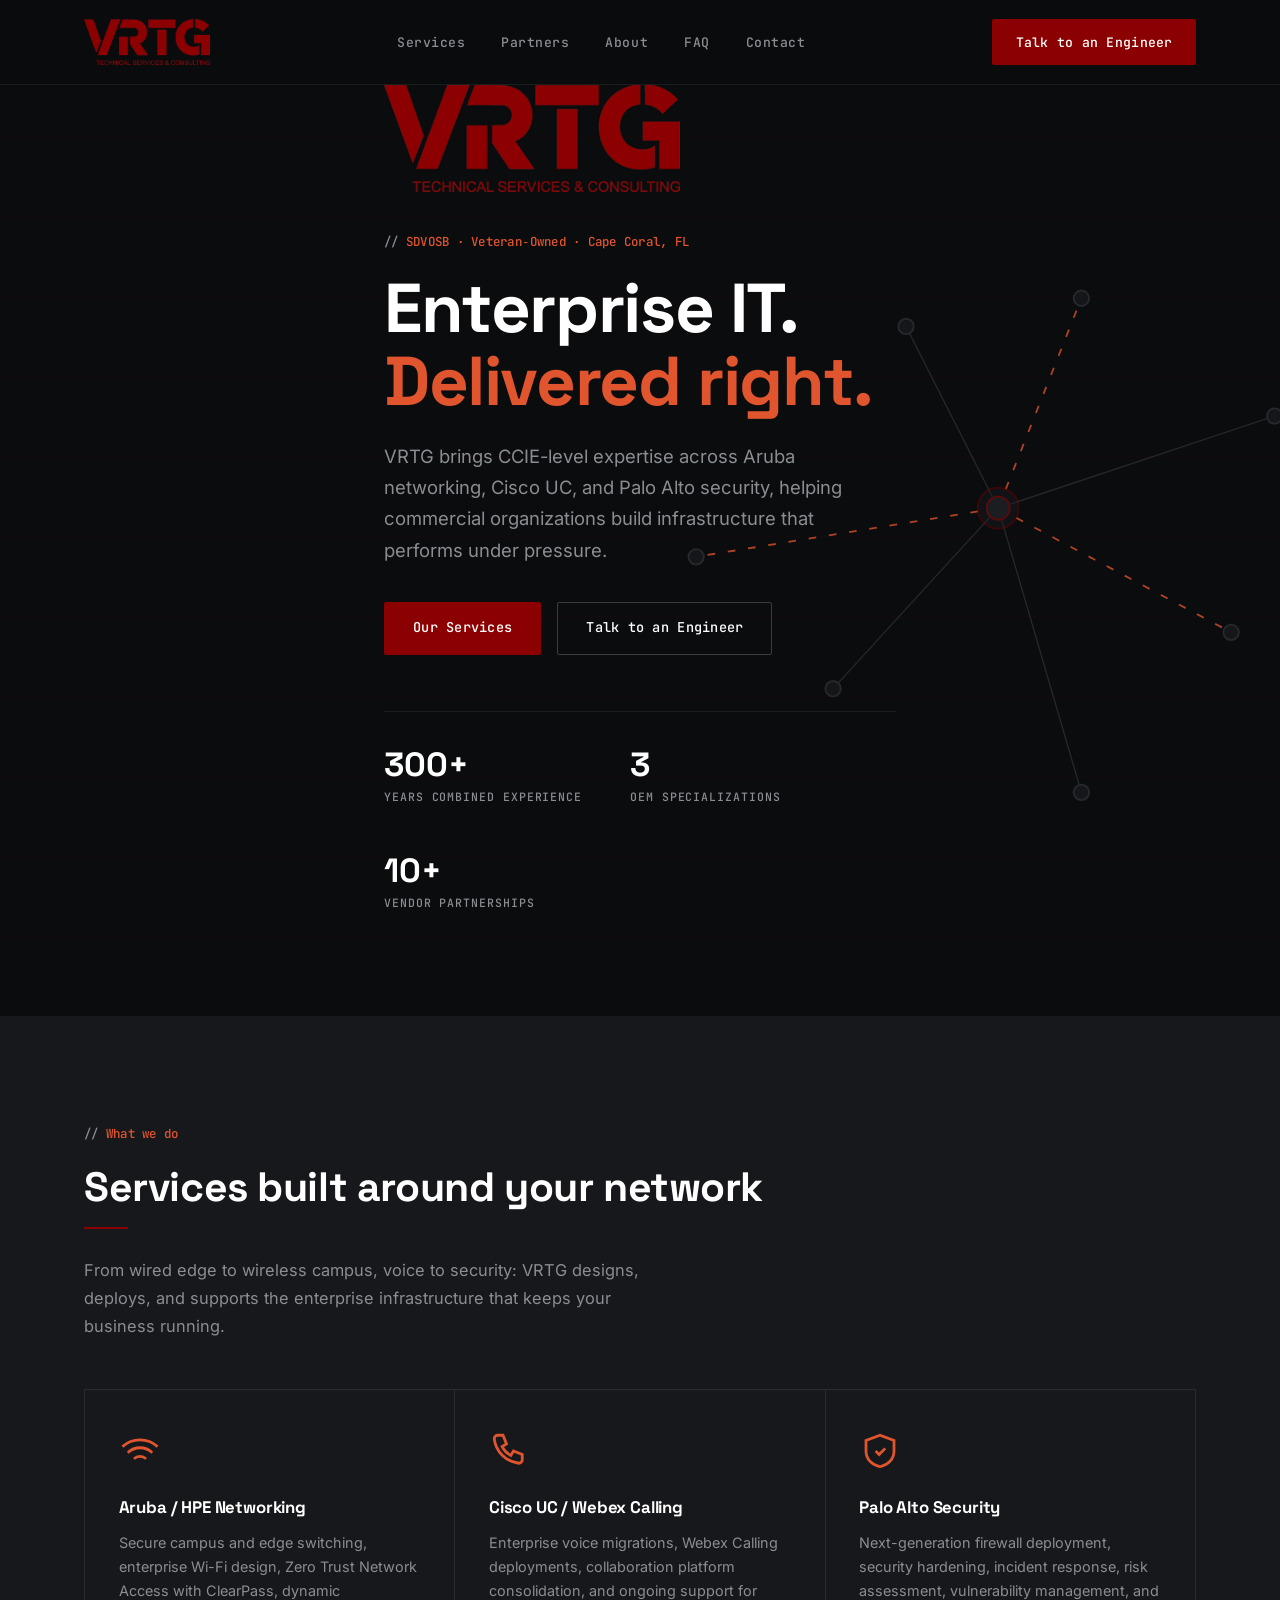
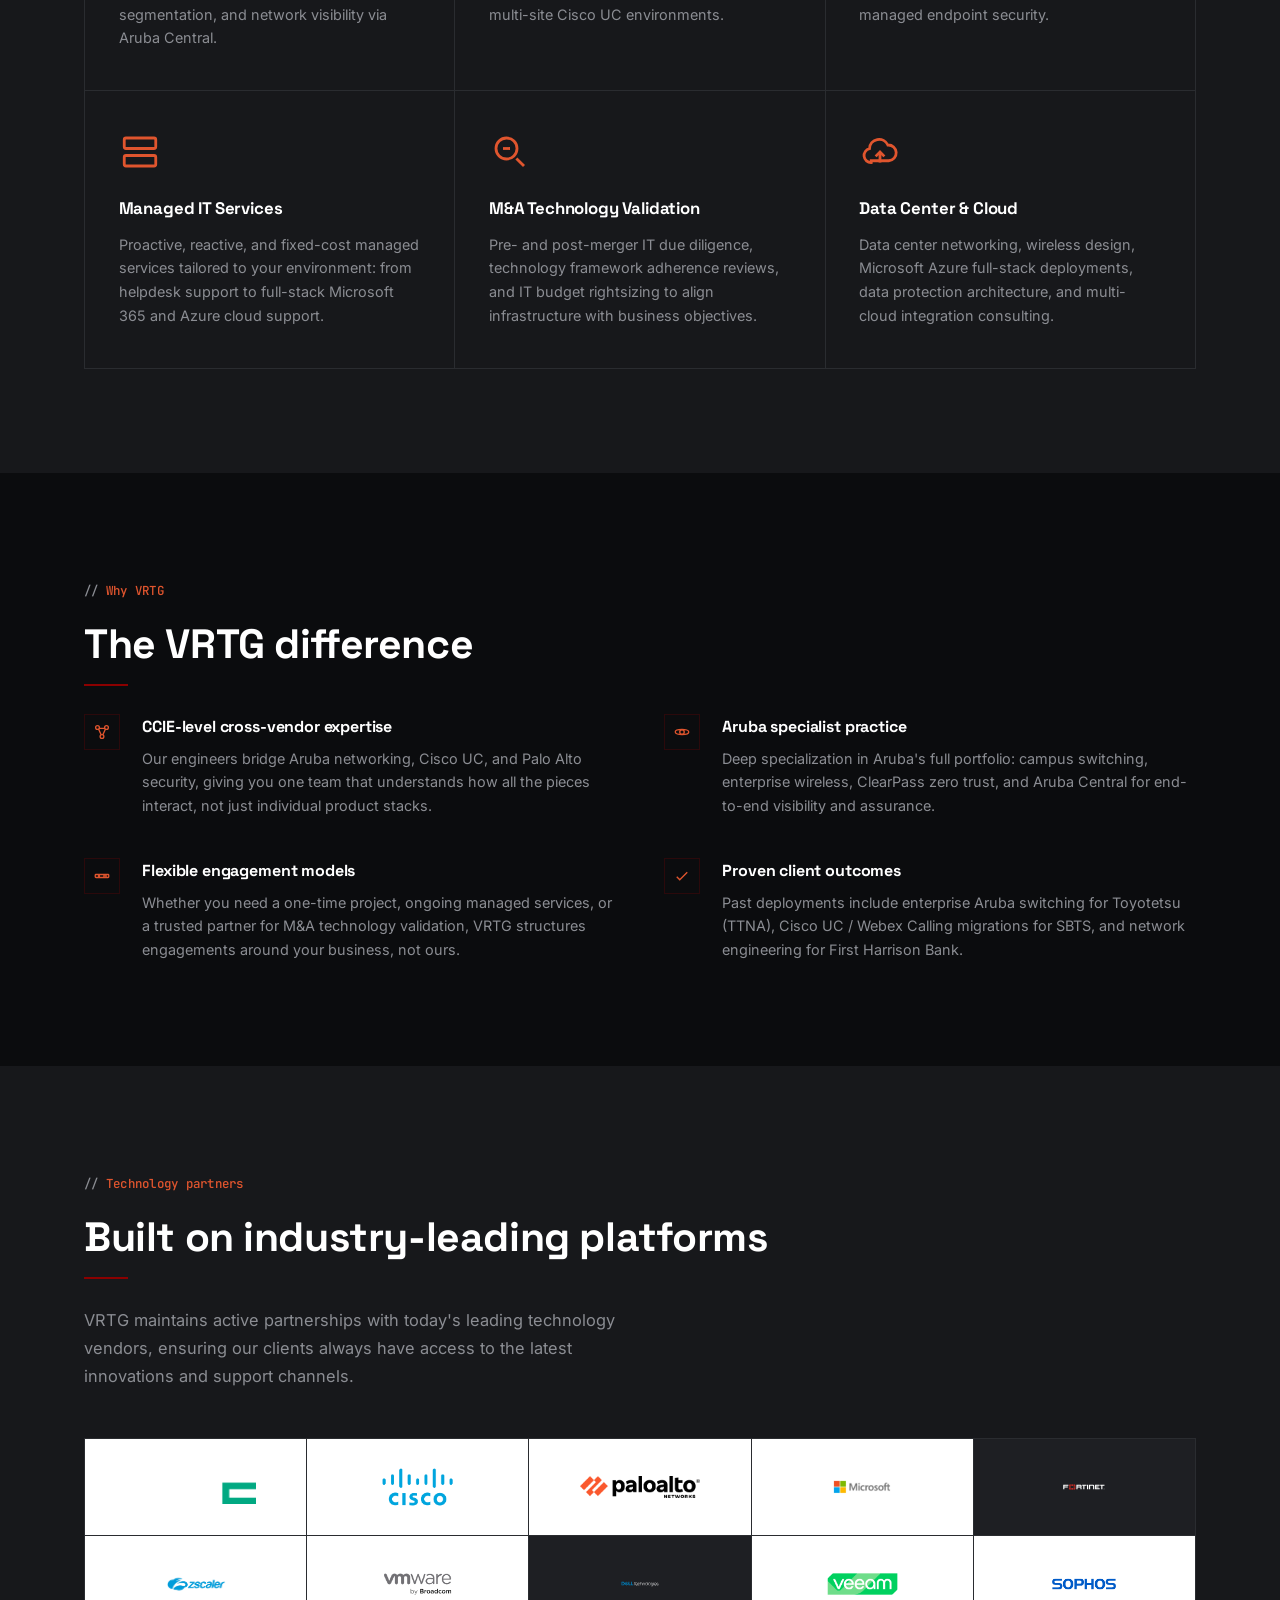
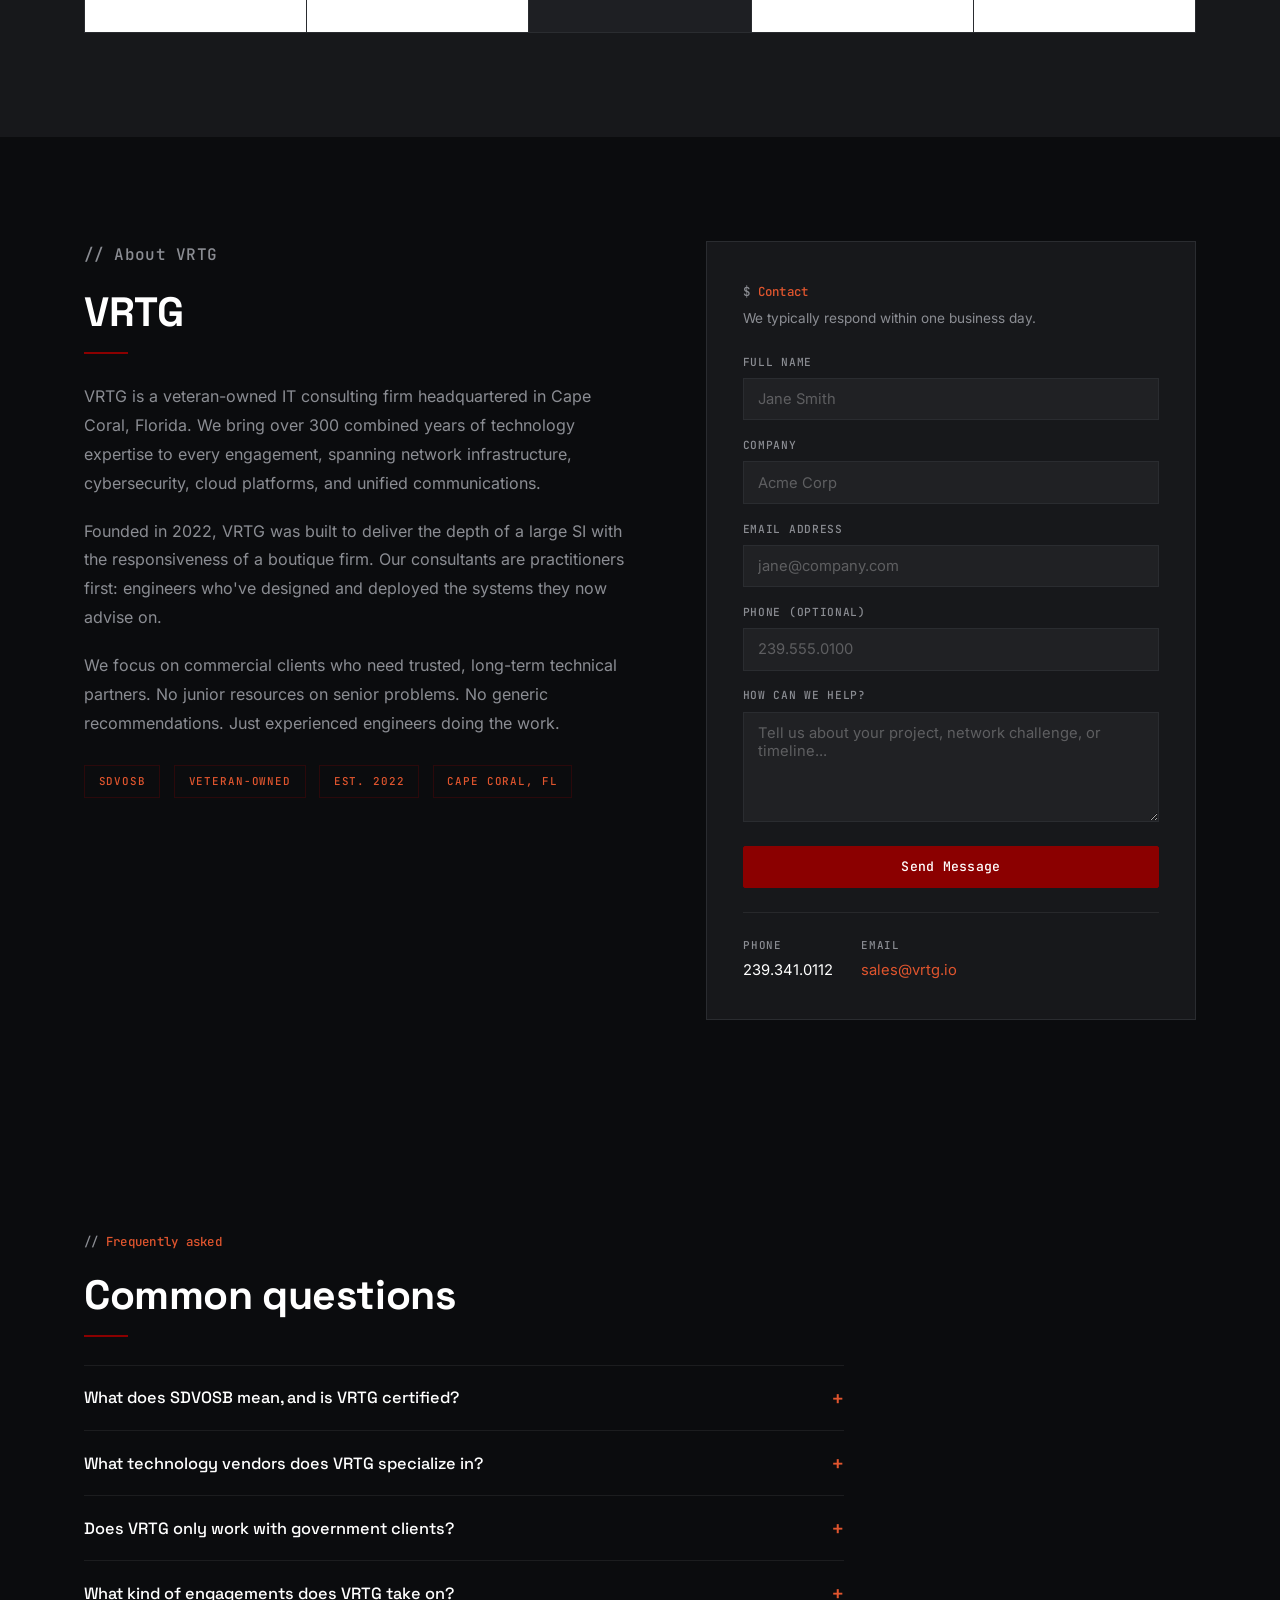
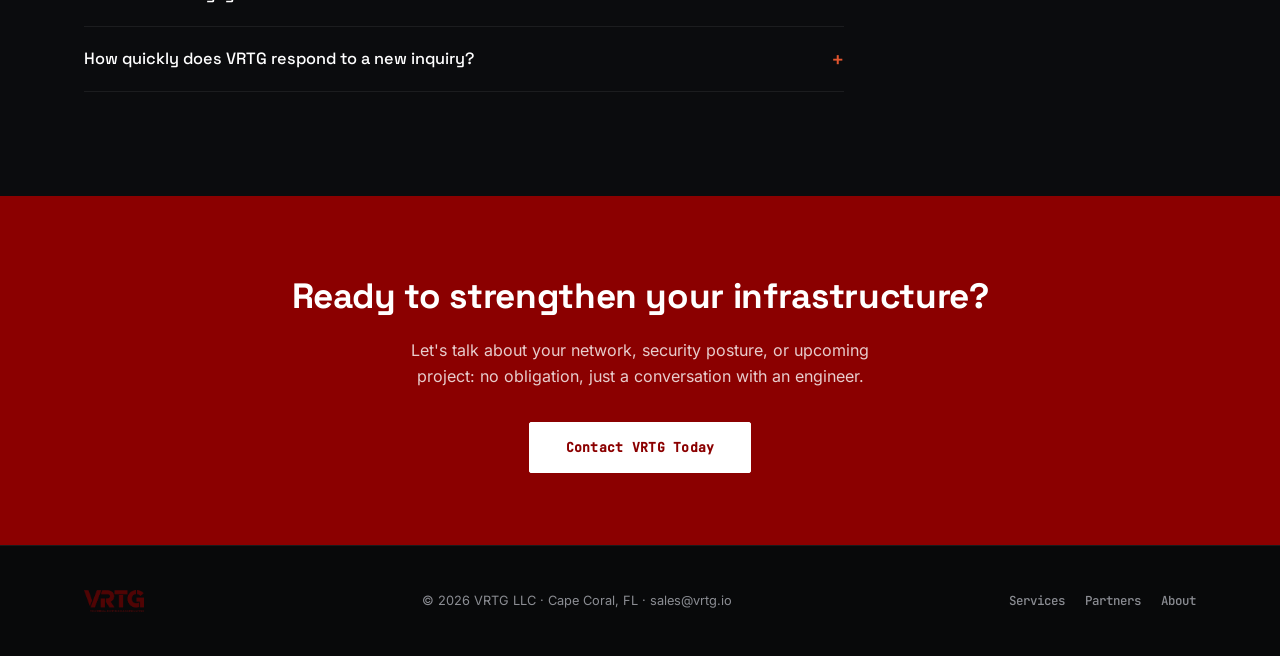
<file: index.html>
<!DOCTYPE html>
<html lang="en">
<head>
<meta charset="UTF-8">
<meta name="viewport" content="width=device-width, initial-scale=1.0">
<title>Enterprise IT & Network Engineering | VRTG</title>
<meta name="description" content="VRTG is a veteran-owned SDVOSB IT consulting firm in Cape Coral, FL. CCIE-level expertise in Aruba networking, Cisco UC, and Palo Alto security for commercial clients.">
<link rel="canonical" href="https://vrtg.io/">

<!-- Open Graph / Twitter -->
<meta property="og:type" content="website">
<meta property="og:url" content="https://vrtg.io/">
<meta property="og:site_name" content="VRTG">
<meta property="og:title" content="Enterprise IT & Network Engineering | VRTG">
<meta property="og:description" content="Veteran-owned SDVOSB IT consulting firm in Cape Coral, FL. CCIE-level expertise in Aruba networking, Cisco UC, and Palo Alto security.">
<meta property="og:image" content="https://vrtg.io/assets/img/og-image.png">
<meta property="og:image:width" content="1200">
<meta property="og:image:height" content="630">
<meta name="twitter:card" content="summary_large_image">
<meta name="twitter:title" content="Enterprise IT & Network Engineering | VRTG">
<meta name="twitter:description" content="Veteran-owned SDVOSB IT consulting firm in Cape Coral, FL. CCIE-level expertise in Aruba networking, Cisco UC, and Palo Alto security.">
<meta name="twitter:image" content="https://vrtg.io/assets/img/og-image.png">

<!-- Favicons -->
<link rel="icon" type="image/x-icon" href="/assets/img/favicon.ico">
<link rel="icon" type="image/png" sizes="16x16" href="/assets/img/favicon-16x16.png">
<link rel="icon" type="image/png" sizes="32x32" href="/assets/img/favicon-32x32.png">
<link rel="icon" type="image/png" sizes="48x48" href="/assets/img/favicon-48x48.png">
<link rel="apple-touch-icon" sizes="180x180" href="/assets/img/apple-touch-icon.png">
<link rel="icon" type="image/png" sizes="192x192" href="/assets/img/android-chrome-192x192.png">
<link rel="icon" type="image/png" sizes="512x512" href="/assets/img/android-chrome-512x512.png">
<meta name="theme-color" content="#0b0c0e">

<link rel="stylesheet" href="/assets/css/style.css">

<!-- Google tag (gtag.js) -->
<script async src="https://www.googletagmanager.com/gtag/js?id=G-X431C8XXY1"></script>
<script>
  window.dataLayer = window.dataLayer || [];
  function gtag(){dataLayer.push(arguments);}
  gtag('js', new Date());
  gtag('config', 'G-X431C8XXY1');
</script>

<!-- Organization / ProfessionalService schema -->
<script type="application/ld+json">
{
  "@context": "https://schema.org",
  "@type": "ProfessionalService",
  "name": "VRTG",
  "legalName": "VRTG LLC",
  "url": "https://vrtg.io/",
  "logo": "https://vrtg.io/assets/img/android-chrome-512x512.png",
  "image": "https://vrtg.io/assets/img/og-image.png",
  "telephone": "+1-239-341-0112",
  "email": "sales@vrtg.io",
  "description": "Veteran-owned SDVOSB IT consulting firm specializing in Aruba networking, Cisco UC, Palo Alto security, managed IT services, and M&A technology validation for commercial clients.",
  "foundingDate": "2022",
  "address": {
    "@type": "PostalAddress",
    "addressLocality": "Cape Coral",
    "addressRegion": "FL",
    "addressCountry": "US"
  },
  "areaServed": "US",
  "knowsAbout": [
    "Aruba Networking", "HPE Aruba Networking", "Cisco Unified Communications",
    "Webex Calling", "Palo Alto Networks", "Network Security", "Zero Trust Network Access",
    "Microsoft Azure", "Managed IT Services", "Data Center Networking", "M&A Technology Due Diligence"
  ],
  "sameAs": []
}
</script>

<!-- FAQPage schema -->
<script type="application/ld+json">
{
  "@context": "https://schema.org",
  "@type": "FAQPage",
  "mainEntity": [
    {
      "@type": "Question",
      "name": "What does SDVOSB mean and is VRTG certified?",
      "acceptedAnswer": {
        "@type": "Answer",
        "text": "SDVOSB stands for Service-Disabled Veteran-Owned Small Business. VRTG is a veteran-owned IT consulting firm based in Cape Coral, Florida, founded in 2022."
      }
    },
    {
      "@type": "Question",
      "name": "What technology vendors does VRTG specialize in?",
      "acceptedAnswer": {
        "@type": "Answer",
        "text": "VRTG's core specializations are Aruba and HPE networking, Cisco unified communications including Webex Calling, and Palo Alto Networks security. The team also supports Microsoft Azure, VMware, Fortinet, Zscaler, Dell, Veeam, and Sophos environments as part of broader managed IT and data center engagements."
      }
    },
    {
      "@type": "Question",
      "name": "Does VRTG only work with government clients?",
      "acceptedAnswer": {
        "@type": "Answer",
        "text": "No. While VRTG holds SDVOSB certification, the firm focuses primarily on commercial clients who need long-term technical partners for network infrastructure, security, and unified communications."
      }
    },
    {
      "@type": "Question",
      "name": "What kind of engagements does VRTG take on?",
      "acceptedAnswer": {
        "@type": "Answer",
        "text": "VRTG structures engagements around the client's needs rather than a fixed package: one-time infrastructure projects, ongoing managed IT services, and M&A technology validation work such as pre- and post-merger IT due diligence and budget rightsizing."
      }
    },
    {
      "@type": "Question",
      "name": "How quickly does VRTG respond to a new inquiry?",
      "acceptedAnswer": {
        "@type": "Answer",
        "text": "VRTG typically responds to new inquiries within one business day."
      }
    }
  ]
}
</script>
</head>
<body>

<a class="skip-link" href="#main">Skip to main content</a>

<header class="site-header">
  <div class="wrap nav-row">
    <a class="brand-mark" href="#home">
      <img src="/assets/img/vrtg-lockup-web.png" alt="VRTG Technical Services & Consulting" width="329" height="120" style="height:46px;width:auto;">
    </a>
    <nav class="primary-nav" aria-label="Primary">
      <ul>
        <li><a href="#services">Services</a></li>
        <li><a href="#partners">Partners</a></li>
        <li><a href="#about">About</a></li>
        <li><a href="#faq">FAQ</a></li>
        <li><a href="#contact">Contact</a></li>
      </ul>
    </nav>
    <div class="nav-right">
      <a href="#contact" class="btn btn-primary">Talk to an Engineer</a>
      <button class="nav-toggle" id="navToggle" aria-expanded="false" aria-controls="mobileNav" aria-label="Open menu">MENU</button>
    </div>
  </div>
  <nav id="mobileNav" class="mobile-nav" aria-label="Mobile" hidden>
    <ul style="list-style:none; padding: 0 var(--gutter) 1.5rem;">
      <li style="padding:0.6rem 0;"><a href="#services">Services</a></li>
      <li style="padding:0.6rem 0;"><a href="#partners">Partners</a></li>
      <li style="padding:0.6rem 0;"><a href="#about">About</a></li>
      <li style="padding:0.6rem 0;"><a href="#faq">FAQ</a></li>
      <li style="padding:0.6rem 0;"><a href="#contact">Contact</a></li>
    </ul>
  </nav>
</header>

<main id="main">

  <!-- HERO -->
  <section class="hero" id="home">
    <div class="hero-grid-lines" aria-hidden="true"></div>
    <div class="hero-topology" aria-hidden="true">
      <svg viewBox="0 0 620 760" xmlns="http://www.w3.org/2000/svg">
        <path class="topo-link-active" d="M340,380 L405,216" style="animation-delay:0.0s"/>
        <path class="topo-link" d="M340,380 L556,308"/>
        <path class="topo-link-active" d="M340,380 L522,477" style="animation-delay:1.2s"/>
        <path class="topo-link" d="M340,380 L405,602"/>
        <path class="topo-link" d="M340,380 L211,521"/>
        <path class="topo-link-active" d="M340,380 L104,418" style="animation-delay:3.0s"/>
        <path class="topo-link" d="M340,380 L268,238"/>
        <circle class="topo-node-core" cx="340" cy="380" r="9"/>
        <circle class="topo-node-core" cx="340" cy="380" r="16" fill="none" opacity="0.4"/>
        <circle class="topo-node" cx="405" cy="216" r="6"/>
        <circle class="topo-pulse on" cx="405" cy="216" r="3" style="animation-delay:0.0s"/>
        <circle class="topo-node" cx="556" cy="308" r="6"/>
        <circle class="topo-node" cx="522" cy="477" r="6"/>
        <circle class="topo-pulse on" cx="522" cy="477" r="3" style="animation-delay:0.8s"/>
        <circle class="topo-node" cx="405" cy="602" r="6"/>
        <circle class="topo-node" cx="211" cy="521" r="6"/>
        <circle class="topo-node" cx="104" cy="418" r="6"/>
        <circle class="topo-pulse on" cx="104" cy="418" r="3" style="animation-delay:2.0s"/>
        <circle class="topo-node" cx="268" cy="238" r="6"/>
      </svg>
    </div>
 <div class="wrap hero-inner">
  <img src="/assets/img/vrtg-lockup-web.png" alt="VRTG Technical Services & Consulting" class="hero-logo">
  <p class="eyebrow">SDVOSB &middot; Veteran&#8209;Owned &middot; Cape Coral, FL</p>
      <h1>Enterprise IT.<br><em>Delivered right.</em></h1>
      <p class="hero-lead">VRTG brings CCIE-level expertise across Aruba networking, Cisco UC, and Palo Alto security, helping commercial organizations build infrastructure that performs under pressure.</p>
      <div class="hero-actions">
        <a href="#services" class="btn btn-primary">Our Services</a>
        <a href="#contact" class="btn btn-outline">Talk to an Engineer</a>
      </div>
      <div class="stat-row">
        <div class="stat"><div class="num">300+</div><div class="label">Years combined experience</div></div>
        <div class="stat"><div class="num">3</div><div class="label">OEM specializations</div></div>
        <div class="stat"><div class="num">10+</div><div class="label">Vendor partnerships</div></div>
      </div>
    </div>
  </section>

  <!-- SERVICES -->
  <section class="services-section" id="services">
    <div class="wrap">
      <p class="eyebrow">What we do</p>
      <h2 class="section-title">Services built around your network</h2>
      <div class="rule"></div>
      <p class="section-sub">From wired edge to wireless campus, voice to security: VRTG designs, deploys, and supports the enterprise infrastructure that keeps your business running.</p>

      <div class="services-grid">
        <div class="service-card">
          <div class="service-icon" aria-hidden="true"><svg viewBox="0 0 24 24" fill="none" stroke="currentColor" stroke-width="1.6"><path d="M12 20h.01"/><path d="M8.5 16.5a5 5 0 0 1 7 0"/><path d="M5 13a10 10 0 0 1 14 0"/><path d="M2 9.5a15 15 0 0 1 20 0"/></svg></div>
          <h3>Aruba / HPE Networking</h3>
          <p>Secure campus and edge switching, enterprise Wi-Fi design, Zero Trust Network Access with ClearPass, dynamic segmentation, and network visibility via Aruba Central.</p>
        </div>
        <div class="service-card">
          <div class="service-icon" aria-hidden="true"><svg viewBox="0 0 24 24" fill="none" stroke="currentColor" stroke-width="1.6"><path d="M3 5a2 2 0 0 1 2-2h3l2 5-2.5 1.5a11 11 0 0 0 5 5L14 12l5 2v3a2 2 0 0 1-2 2A16 16 0 0 1 3 5Z"/></svg></div>
          <h3>Cisco UC / Webex Calling</h3>
          <p>Enterprise voice migrations, Webex Calling deployments, collaboration platform consolidation, and ongoing support for multi-site Cisco UC environments.</p>
        </div>
        <div class="service-card">
          <div class="service-icon" aria-hidden="true"><svg viewBox="0 0 24 24" fill="none" stroke="currentColor" stroke-width="1.6"><path d="M12 3 4 6v6c0 4.5 3.2 7.9 8 9 4.8-1.1 8-4.5 8-9V6l-8-3Z"/><path d="m9.5 12 2 2 3.5-3.5"/></svg></div>
          <h3>Palo Alto Security</h3>
          <p>Next-generation firewall deployment, security hardening, incident response, risk assessment, vulnerability management, and managed endpoint security.</p>
        </div>
        <div class="service-card">
          <div class="service-icon" aria-hidden="true"><svg viewBox="0 0 24 24" fill="none" stroke="currentColor" stroke-width="1.6"><rect x="3" y="4" width="18" height="6" rx="1"/><rect x="3" y="14" width="18" height="6" rx="1"/><path d="M7 7h.01M7 17h.01"/></svg></div>
          <h3>Managed IT Services</h3>
          <p>Proactive, reactive, and fixed-cost managed services tailored to your environment: from helpdesk support to full-stack Microsoft 365 and Azure cloud support.</p>
        </div>
        <div class="service-card">
          <div class="service-icon" aria-hidden="true"><svg viewBox="0 0 24 24" fill="none" stroke="currentColor" stroke-width="1.6"><circle cx="10" cy="10" r="6"/><path d="m20 20-4.35-4.35"/><path d="M8 10h4"/></svg></div>
          <h3>M&amp;A Technology Validation</h3>
          <p>Pre- and post-merger IT due diligence, technology framework adherence reviews, and IT budget rightsizing to align infrastructure with business objectives.</p>
        </div>
        <div class="service-card">
          <div class="service-icon" aria-hidden="true"><svg viewBox="0 0 24 24" fill="none" stroke="currentColor" stroke-width="1.6"><path d="M7 18a4 4 0 0 1-1-7.9A5.5 5.5 0 0 1 16.5 8 4.5 4.5 0 0 1 17 17H7Z"/><path d="M12 12v6"/><path d="m9.5 14.5 2.5-2.5 2.5 2.5"/></svg></div>
          <h3>Data Center &amp; Cloud</h3>
          <p>Data center networking, wireless design, Microsoft Azure full-stack deployments, data protection architecture, and multi-cloud integration consulting.</p>
        </div>
      </div>
    </div>
  </section>

  <!-- DIFFERENTIATORS -->
  <section id="why">
    <div class="wrap">
      <p class="eyebrow">Why VRTG</p>
      <h2 class="section-title">The VRTG difference</h2>
      <div class="rule"></div>
      <div class="diff-grid">
        <div class="diff-item">
          <div class="diff-mark" aria-hidden="true"><svg viewBox="0 0 24 24" fill="none" stroke="currentColor" stroke-width="1.8"><circle cx="6" cy="6" r="2.5"/><circle cx="18" cy="6" r="2.5"/><circle cx="12" cy="18" r="2.5"/><path d="M8 7.2 16 7.2M7.5 8.3 11 16M16.5 8.3 13 16"/></svg></div>
          <div>
            <h3>CCIE-level cross-vendor expertise</h3>
            <p>Our engineers bridge Aruba networking, Cisco UC, and Palo Alto security, giving you one team that understands how all the pieces interact, not just individual product stacks.</p>
          </div>
        </div>
        <div class="diff-item">
          <div class="diff-mark" aria-hidden="true"><svg viewBox="0 0 24 24" fill="none" stroke="currentColor" stroke-width="1.8"><circle cx="12" cy="12" r="3"/><ellipse cx="12" cy="12" rx="9" ry="3.5"/></svg></div>
          <div>
            <h3>Aruba specialist practice</h3>
            <p>Deep specialization in Aruba's full portfolio: campus switching, enterprise wireless, ClearPass zero trust, and Aruba Central for end-to-end visibility and assurance.</p>
          </div>
        </div>
        <div class="diff-item">
          <div class="diff-mark" aria-hidden="true"><svg viewBox="0 0 24 24" fill="none" stroke="currentColor" stroke-width="1.8"><rect x="3" y="10" width="18" height="4" rx="1"/><circle cx="8" cy="12" r="1.6" fill="currentColor" stroke="none"/><circle cx="16" cy="12" r="1.6" fill="none"/></svg></div>
          <div>
            <h3>Flexible engagement models</h3>
            <p>Whether you need a one-time project, ongoing managed services, or a trusted partner for M&amp;A technology validation, VRTG structures engagements around your business, not ours.</p>
          </div>
        </div>
        <div class="diff-item">
          <div class="diff-mark" aria-hidden="true"><svg viewBox="0 0 24 24" fill="none" stroke="currentColor" stroke-width="1.8"><path d="m5 13 4 4L19 7"/></svg></div>
          <div>
            <h3>Proven client outcomes</h3>
            <p>Past deployments include enterprise Aruba switching for Toyotetsu (TTNA), Cisco UC / Webex Calling migrations for SBTS, and network engineering for First Harrison Bank.</p>
          </div>
        </div>
      </div>
    </div>
  </section>

  <!-- PARTNERS -->
  <section class="partners-section" id="partners">
    <div class="wrap">
      <p class="eyebrow">Technology partners</p>
      <h2 class="section-title">Built on industry-leading platforms</h2>
      <div class="rule"></div>
      <p class="section-sub">VRTG maintains active partnerships with today's leading technology vendors, ensuring our clients always have access to the latest innovations and support channels.</p>

      <div class="partners-grid">
        <div class="partner-cell"><a href="https://www.arubanetworks.com" target="_blank" rel="noopener"><img src="/assets/img/partner-hpe.png" alt="HPE Aruba Networking" width="120" height="40" loading="lazy"></a></div>
        <div class="partner-cell"><a href="https://www.cisco.com" target="_blank" rel="noopener"><img src="/assets/img/partner-cisco.png" alt="Cisco" width="110" height="44" loading="lazy"></a></div>
        <div class="partner-cell"><a href="https://www.paloaltonetworks.com" target="_blank" rel="noopener"><img src="/assets/img/partner-paloalto.png" alt="Palo Alto Networks" width="130" height="40" loading="lazy"></a></div>
        <div class="partner-cell"><a href="https://www.microsoft.com" target="_blank" rel="noopener"><img src="/assets/img/partner-microsoft.webp" alt="Microsoft" width="120" height="36" loading="lazy"></a></div>
        <div class="partner-cell on-dark"><a href="https://www.fortinet.com" target="_blank" rel="noopener"><img src="/assets/img/partner-fortinet.svg" alt="Fortinet" width="130" height="36" loading="lazy"></a></div>
        <div class="partner-cell"><a href="https://www.zscaler.com" target="_blank" rel="noopener"><img src="/assets/img/partner-zscaler.png" alt="Zscaler" width="120" height="36" loading="lazy"></a></div>
        <div class="partner-cell"><a href="https://www.broadcom.com/products/vmware" target="_blank" rel="noopener"><img src="/assets/img/partner-vmware.png" alt="VMware by Broadcom" width="130" height="44" loading="lazy"></a></div>
        <div class="partner-cell on-dark"><a href="https://www.dell.com" target="_blank" rel="noopener"><img src="/assets/img/partner-dell.svg" alt="Dell Technologies" width="120" height="32" loading="lazy"></a></div>
        <div class="partner-cell"><a href="https://www.veeam.com" target="_blank" rel="noopener"><img src="/assets/img/partner-veeam.png" alt="Veeam" width="120" height="44" loading="lazy"></a></div>
        <div class="partner-cell"><a href="https://www.sophos.com" target="_blank" rel="noopener"><img src="/assets/img/partner-sophos.png" alt="Sophos" width="110" height="36" loading="lazy"></a></div>
      </div>
    </div>
  </section>

  <!-- ABOUT + CONTACT -->
  <section id="about">
    <div class="wrap about-layout">
      <div class="about-copy">
        <p class="eyebrow">About VRTG</p>
        <h2 class="section-title">VRTG</h2>
        <div class="rule"></div>
        <p>VRTG is a veteran-owned IT consulting firm headquartered in Cape Coral, Florida. We bring over 300 combined years of technology expertise to every engagement, spanning network infrastructure, cybersecurity, cloud platforms, and unified communications.</p>
        <p>Founded in 2022, VRTG was built to deliver the depth of a large SI with the responsiveness of a boutique firm. Our consultants are practitioners first: engineers who've designed and deployed the systems they now advise on.</p>
        <p>We focus on commercial clients who need trusted, long-term technical partners. No junior resources on senior problems. No generic recommendations. Just experienced engineers doing the work.</p>
        <div class="badge-row">
          <span class="badge">SDVOSB</span>
          <span class="badge">Veteran-Owned</span>
          <span class="badge">Est. 2022</span>
          <span class="badge">Cape Coral, FL</span>
        </div>
      </div>

      <div class="contact-panel" id="contact">
        <p class="eyebrow prompt">Contact</p>
        <p class="contact-note">We typically respond within one business day.</p>

        <form id="contact-form" action="https://formspree.io/f/xzdwznkl" method="POST">
          <input type="hidden" name="_subject" value="New VRTG Website Inquiry">
          <input type="hidden" name="_replyto" value="">
          <div class="field">
            <label for="name">Full name</label>
            <input type="text" id="name" name="name" placeholder="Jane Smith" required autocomplete="name">
          </div>
          <div class="field">
            <label for="company">Company</label>
            <input type="text" id="company" name="company" placeholder="Acme Corp" autocomplete="organization">
          </div>
          <div class="field">
            <label for="email">Email address</label>
            <input type="email" id="email" name="email" placeholder="jane@company.com" required autocomplete="email">
          </div>
          <div class="field">
            <label for="phone">Phone (optional)</label>
            <input type="tel" id="phone" name="phone" placeholder="239.555.0100" autocomplete="tel">
          </div>
          <div class="field">
            <label for="message">How can we help?</label>
            <textarea id="message" name="message" placeholder="Tell us about your project, network challenge, or timeline..." required></textarea>
          </div>
          <button type="submit" class="btn btn-primary btn-block">Send Message</button>
          <div id="form-success" class="form-status success" role="status">Message sent. We'll be in touch shortly.</div>
          <div id="form-error" class="form-status error" role="alert">Something went wrong. Please email <a href="mailto:sales@vrtg.io" style="color:inherit;text-decoration:underline;">sales@vrtg.io</a> directly.</div>
        </form>

        <div class="contact-direct">
          <div><span class="k">Phone</span><a href="tel:+12393410112">239.341.0112</a></div>
          <div><span class="k">Email</span><a href="mailto:sales@vrtg.io">sales@vrtg.io</a></div>
        </div>
      </div>
    </div>
  </section>

  <!-- FAQ -->
  <section id="faq">
    <div class="wrap">
      <p class="eyebrow">Frequently asked</p>
      <h2 class="section-title">Common questions</h2>
      <div class="rule"></div>
      <div class="faq-list">
        <div class="faq-item" data-open="false">
          <h3><button class="faq-q" aria-expanded="false">What does SDVOSB mean, and is VRTG certified?</button></h3>
          <div class="faq-a"><p>SDVOSB stands for Service-Disabled Veteran-Owned Small Business. VRTG is a veteran-owned IT consulting firm based in Cape Coral, Florida, founded in 2022.</p></div>
        </div>
        <div class="faq-item" data-open="false">
          <h3><button class="faq-q" aria-expanded="false">What technology vendors does VRTG specialize in?</button></h3>
          <div class="faq-a"><p>VRTG's core specializations are Aruba and HPE networking, Cisco unified communications including Webex Calling, and Palo Alto Networks security. The team also supports Microsoft Azure, VMware, Fortinet, Zscaler, Dell, Veeam, and Sophos environments as part of broader managed IT and data center engagements.</p></div>
        </div>
        <div class="faq-item" data-open="false">
          <h3><button class="faq-q" aria-expanded="false">Does VRTG only work with government clients?</button></h3>
          <div class="faq-a"><p>No. While VRTG holds SDVOSB certification, the firm focuses primarily on commercial clients who need long-term technical partners for network infrastructure, security, and unified communications.</p></div>
        </div>
        <div class="faq-item" data-open="false">
          <h3><button class="faq-q" aria-expanded="false">What kind of engagements does VRTG take on?</button></h3>
          <div class="faq-a"><p>VRTG structures engagements around the client's needs rather than a fixed package: one-time infrastructure projects, ongoing managed IT services, and M&amp;A technology validation work such as pre- and post-merger IT due diligence and budget rightsizing.</p></div>
        </div>
        <div class="faq-item" data-open="false">
          <h3><button class="faq-q" aria-expanded="false">How quickly does VRTG respond to a new inquiry?</button></h3>
          <div class="faq-a"><p>VRTG typically responds to new inquiries within one business day.</p></div>
        </div>
      </div>
    </div>
  </section>

  <!-- CTA BANNER -->
  <div class="cta-banner">
    <div class="wrap">
      <h2>Ready to strengthen your infrastructure?</h2>
      <p>Let's talk about your network, security posture, or upcoming project: no obligation, just a conversation with an engineer.</p>
      <a href="#contact" class="btn">Contact VRTG Today</a>
    </div>
  </div>

</main>

<footer class="site-footer">
  <div class="wrap footer-row">
    <img src="/assets/img/vrtg-lockup-web.png" alt="VRTG" width="329" height="120" style="height:22px;width:auto;">
    <p>&copy; 2026 VRTG LLC &middot; Cape Coral, FL &middot; <a href="mailto:sales@vrtg.io">sales@vrtg.io</a></p>
    <ul class="footer-links">
      <li><a href="#services">Services</a></li>
      <li><a href="#partners">Partners</a></li>
      <li><a href="#about">About</a></li>
    </ul>
  </div>
</footer>

<script src="/assets/js/main.js"></script>
</body>
</html>
</file>
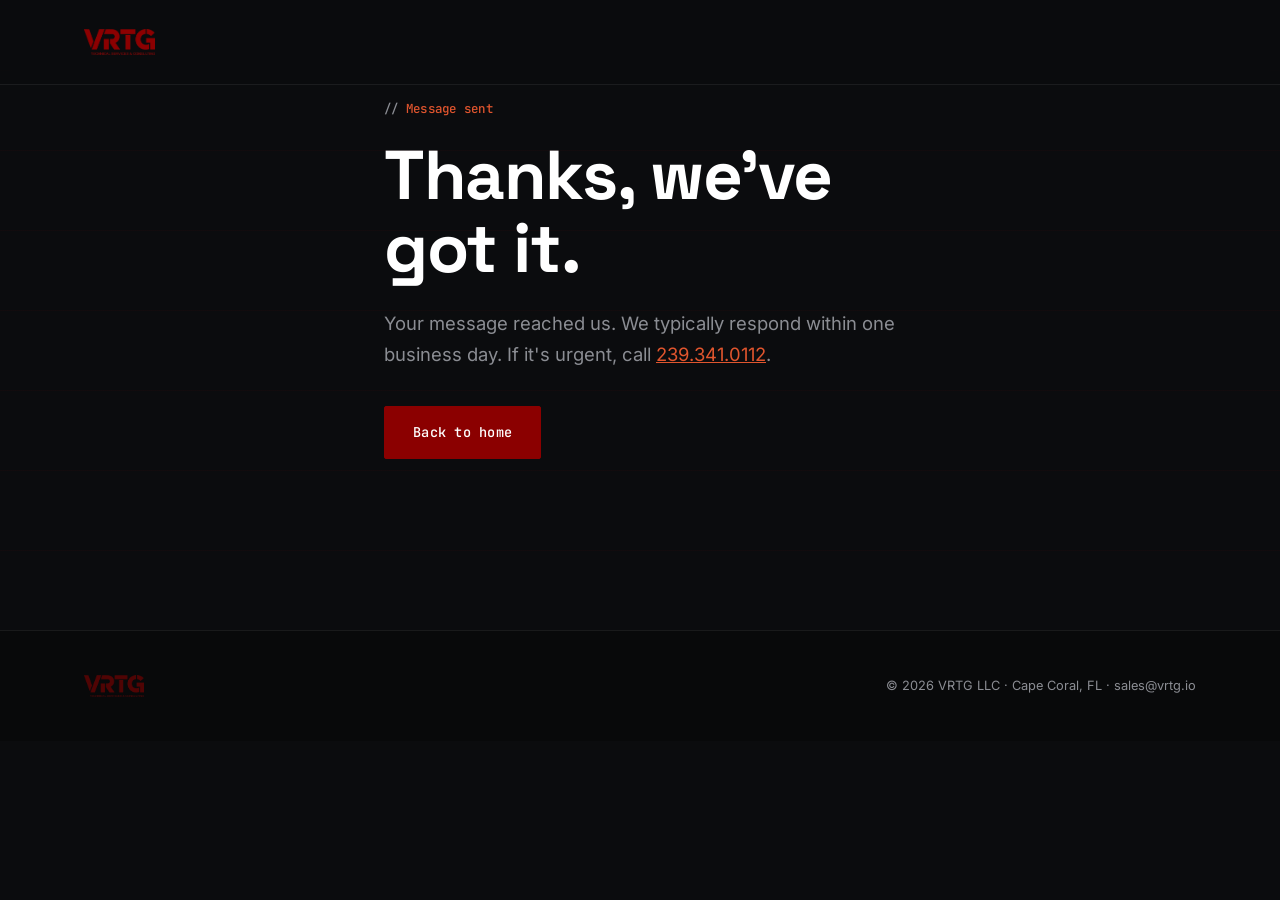
<file: thank-you.html>
<!DOCTYPE html>
<html lang="en">
<head>
<meta charset="UTF-8">
<meta name="viewport" content="width=device-width, initial-scale=1.0">
<title>Message Sent | VRTG</title>
<meta name="description" content="Thanks for reaching out to VRTG. We typically respond within one business day.">
<link rel="canonical" href="https://vrtg.io/thank-you.html">
<meta name="robots" content="noindex">
<link rel="icon" type="image/x-icon" href="/assets/img/favicon.ico">
<link rel="stylesheet" href="/assets/css/style.css">

<!-- Google tag (gtag.js) -->
<script async src="https://www.googletagmanager.com/gtag/js?id=G-X431C8XXY1"></script>
<script>
  window.dataLayer = window.dataLayer || [];
  function gtag(){dataLayer.push(arguments);}
  gtag('js', new Date());
  gtag('config', 'G-X431C8XXY1');
</script>
</head>
<body>
<header class="site-header">
  <div class="wrap nav-row">
    <a class="brand-mark" href="/">
      <img src="/assets/img/vrtg-lockup-web.png" alt="VRTG Technical Services & Consulting" width="329" height="120" style="height:26px;width:auto;">
    </a>
  </div>
</header>
<main id="main">
  <section class="hero" style="min-height:70vh;">
    <div class="hero-grid-lines" aria-hidden="true"></div>
    <div class="wrap hero-inner">
      <p class="eyebrow">Message sent</p>
      <h1>Thanks, we've got it.</h1>
      <p class="hero-lead">Your message reached us. We typically respond within one business day. If it's urgent, call <a href="tel:+12393410112" style="color:var(--brand-bright);">239.341.0112</a>.</p>
      <div class="hero-actions">
        <a href="/" class="btn btn-primary">Back to home</a>
      </div>
    </div>
  </section>
</main>
<footer class="site-footer">
  <div class="wrap footer-row">
    <img src="/assets/img/vrtg-lockup-web.png" alt="VRTG" width="329" height="120" style="height:22px;width:auto;">
    <p>&copy; 2026 VRTG LLC &middot; Cape Coral, FL &middot; <a href="mailto:sales@vrtg.io">sales@vrtg.io</a></p>
  </div>
</footer>
</body>
</html>
</file>
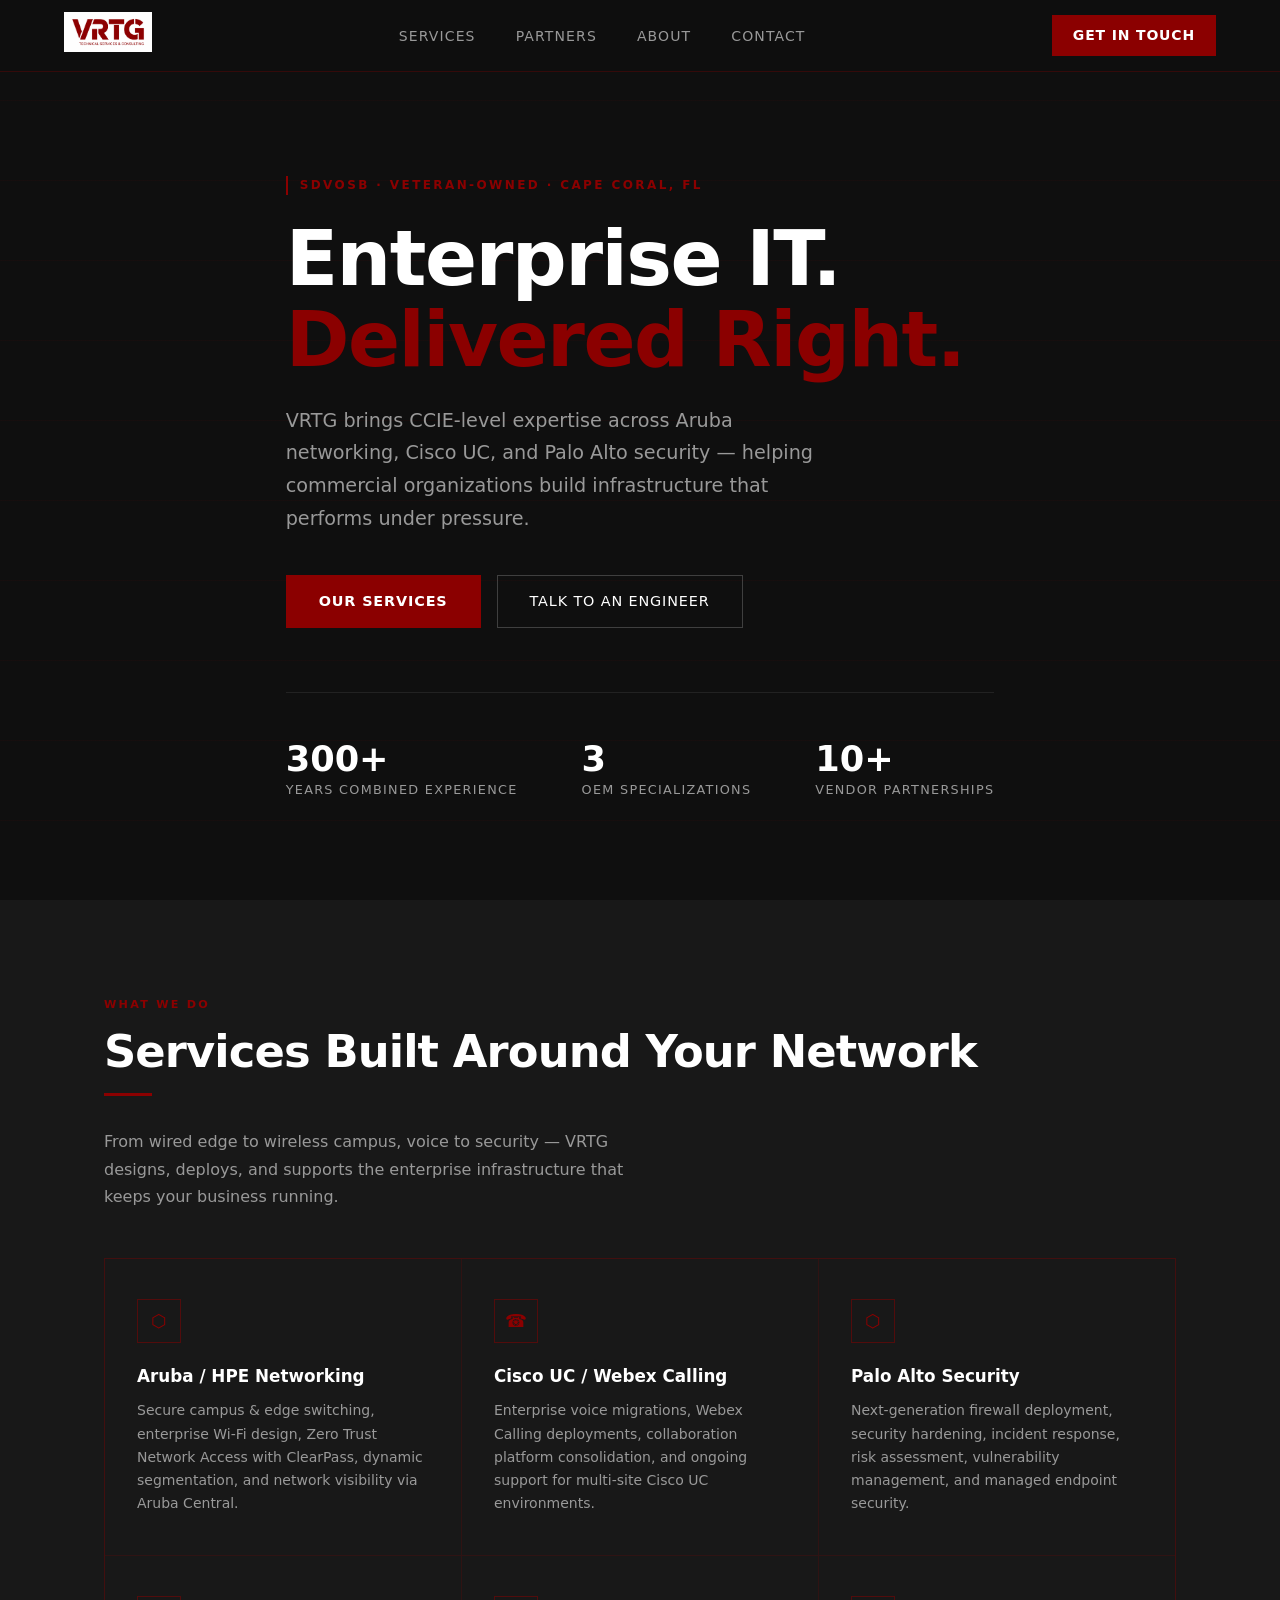
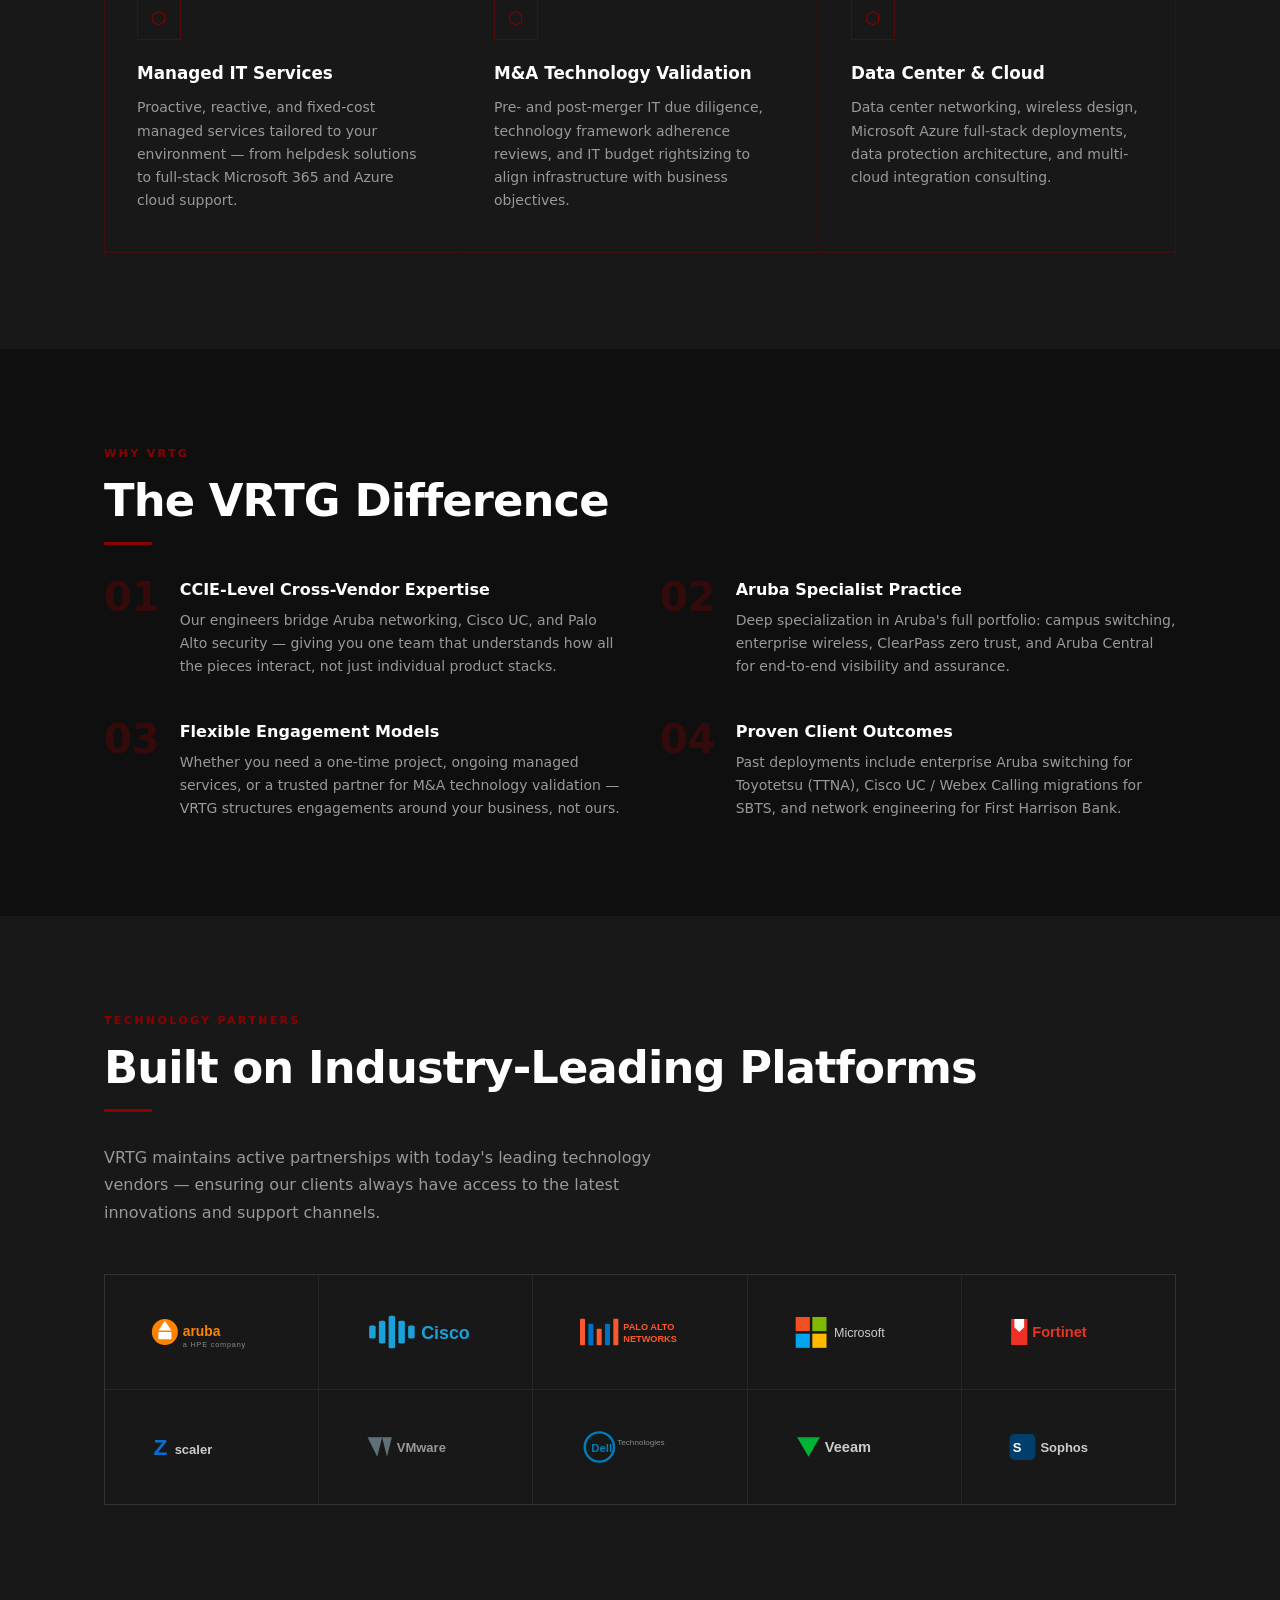
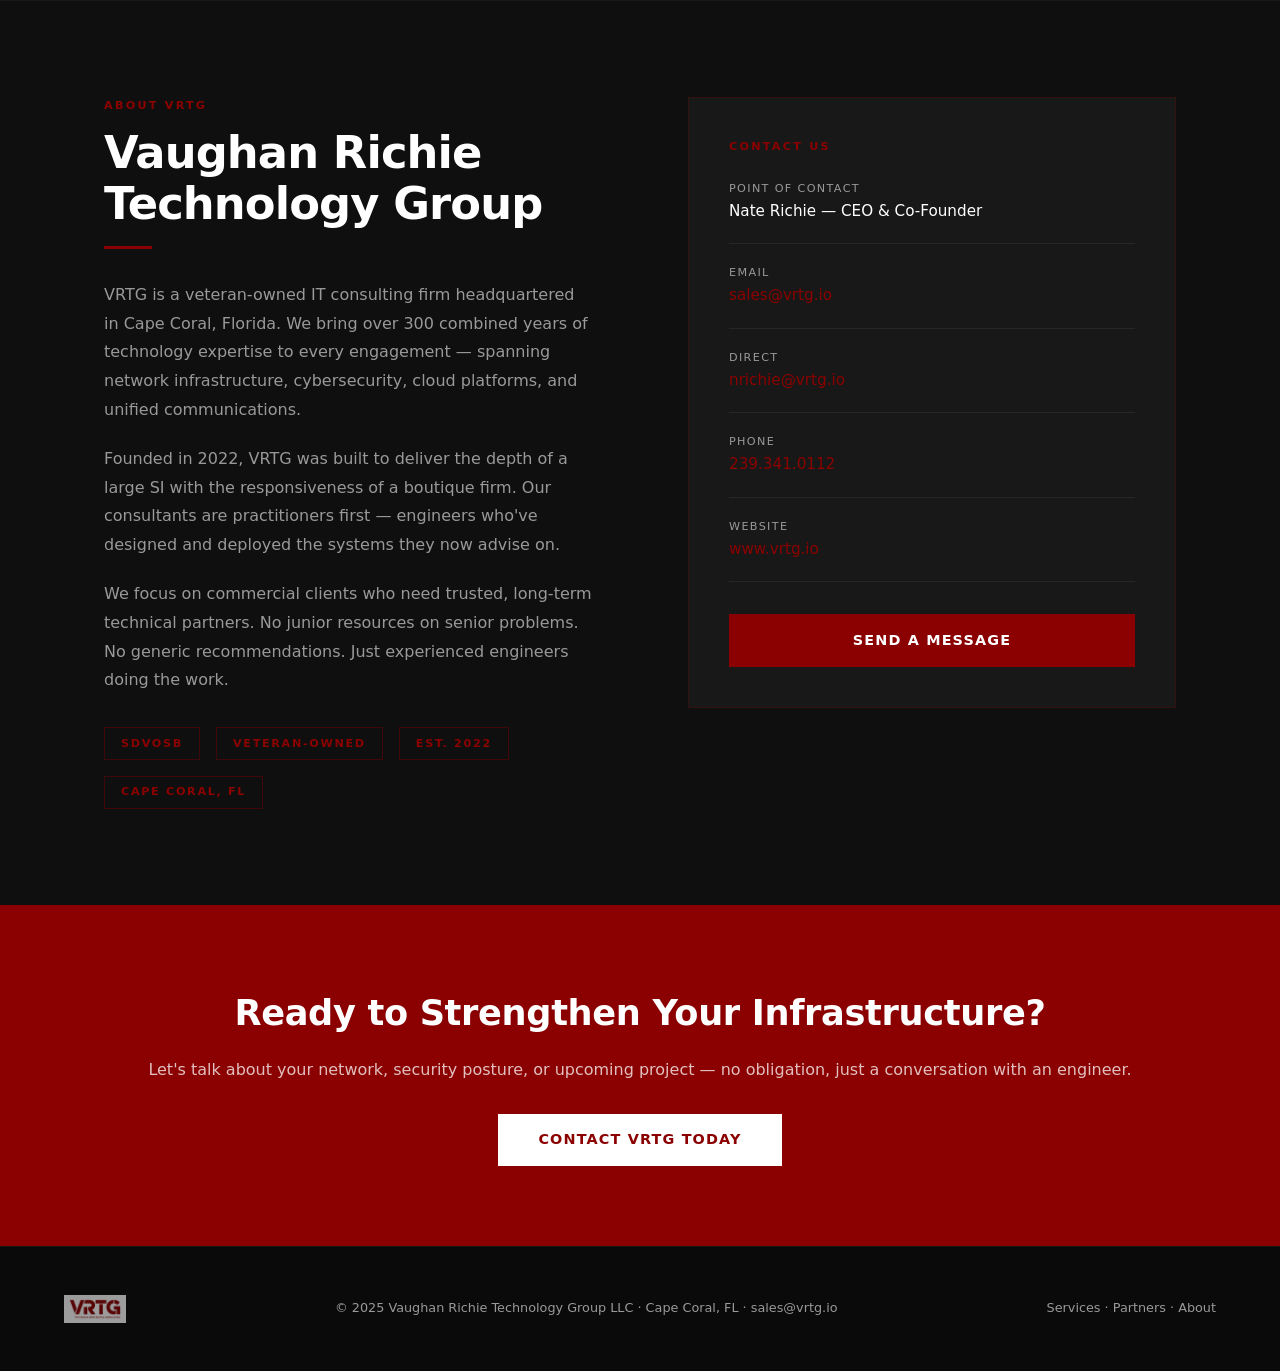
<file: vrtg_website.html>
<!DOCTYPE html>
<html lang="en">
<head>
<meta charset="UTF-8">
<meta name="viewport" content="width=device-width, initial-scale=1.0">
<title>VRTG – Technical Services & Consulting</title>
<style>
  :root {
    --red: #8B0000;
    --red-light: #a01010;
    --red-dim: #5a0000;
    --dark: #0f0f0f;
    --dark2: #181818;
    --dark3: #222222;
    --gray: #888;
    --light: #f5f4f2;
    --white: #fff;
    --text: #e8e6e1;
    --text-muted: #999;
    --font: 'Segoe UI', system-ui, -apple-system, sans-serif;
  }
  * { box-sizing: border-box; margin: 0; padding: 0; }
  html { scroll-behavior: smooth; }
  body { background: var(--dark); color: var(--text); font-family: var(--font); line-height: 1.6; }

  /* NAV */
  nav {
    position: fixed; top: 0; left: 0; right: 0; z-index: 100;
    background: rgba(15,15,15,0.97); backdrop-filter: blur(8px);
    border-bottom: 1px solid rgba(139,0,0,0.3);
    display: flex; align-items: center; justify-content: space-between;
    padding: 0 4rem; height: 72px;
  }
  .nav-logo img { height: 40px; width: auto; }
  .nav-links { display: flex; gap: 2.5rem; list-style: none; }
  .nav-links a {
    color: var(--text-muted); text-decoration: none; font-size: 0.875rem;
    letter-spacing: 0.08em; text-transform: uppercase; font-weight: 500;
    transition: color 0.2s;
  }
  .nav-links a:hover { color: var(--white); }
  .nav-cta {
    background: var(--red); color: var(--white); text-decoration: none;
    padding: 0.5rem 1.25rem; font-size: 0.875rem; font-weight: 600;
    letter-spacing: 0.06em; text-transform: uppercase;
    border: 1px solid var(--red); transition: all 0.2s;
  }
  .nav-cta:hover { background: transparent; color: var(--red); }

  /* SECTIONS */
  section { padding: 6rem 4rem; max-width: 1200px; margin: 0 auto; }
  section.full-bleed { max-width: none; padding: 6rem 4rem; }

  /* HERO */
  .hero {
    min-height: 100vh; display: flex; flex-direction: column;
    justify-content: center; padding-top: 72px;
    position: relative; overflow: hidden;
  }
  .hero::before {
    content: '';
    position: absolute; top: 0; left: 0; right: 0; bottom: 0;
    background: repeating-linear-gradient(
      0deg, transparent, transparent 79px,
      rgba(139,0,0,0.06) 79px, rgba(139,0,0,0.06) 80px
    );
    pointer-events: none;
  }
  .hero-inner { max-width: 1200px; margin: 0 auto; padding: 6rem 4rem; position: relative; }
  .hero-eyebrow {
    display: inline-block; color: var(--red); font-size: 0.75rem;
    letter-spacing: 0.2em; text-transform: uppercase; font-weight: 600;
    margin-bottom: 1.5rem;
    border-left: 2px solid var(--red); padding-left: 0.75rem;
  }
  .hero h1 {
    font-size: clamp(2.8rem, 6vw, 5rem); font-weight: 700; line-height: 1.05;
    letter-spacing: -0.02em; color: var(--white); margin-bottom: 1.5rem;
    max-width: 800px;
  }
  .hero h1 span { color: var(--red); }
  .hero p {
    font-size: 1.2rem; color: var(--text-muted); max-width: 560px;
    margin-bottom: 2.5rem; line-height: 1.7;
  }
  .hero-actions { display: flex; gap: 1rem; flex-wrap: wrap; }
  .btn-primary {
    background: var(--red); color: var(--white); text-decoration: none;
    padding: 0.875rem 2rem; font-size: 0.9rem; font-weight: 600;
    letter-spacing: 0.06em; text-transform: uppercase;
    border: 1px solid var(--red); transition: all 0.2s; display: inline-block;
  }
  .btn-primary:hover { background: var(--red-light); }
  .btn-outline {
    background: transparent; color: var(--white); text-decoration: none;
    padding: 0.875rem 2rem; font-size: 0.9rem; font-weight: 500;
    letter-spacing: 0.06em; text-transform: uppercase;
    border: 1px solid rgba(255,255,255,0.2); transition: all 0.2s; display: inline-block;
  }
  .btn-outline:hover { border-color: var(--white); }
  .hero-stats {
    display: flex; gap: 4rem; margin-top: 4rem;
    padding-top: 3rem; border-top: 1px solid rgba(255,255,255,0.08);
  }
  .hero-stat .num { font-size: 2.2rem; font-weight: 700; color: var(--white); line-height: 1; }
  .hero-stat .label { font-size: 0.8rem; color: var(--text-muted); margin-top: 0.25rem; text-transform: uppercase; letter-spacing: 0.1em; }

  /* SECTION HEADERS */
  .section-label {
    font-size: 0.7rem; letter-spacing: 0.2em; text-transform: uppercase;
    color: var(--red); font-weight: 600; margin-bottom: 0.75rem;
  }
  .section-title {
    font-size: clamp(1.8rem, 3.5vw, 2.8rem); font-weight: 700;
    color: var(--white); line-height: 1.15; letter-spacing: -0.02em;
    margin-bottom: 1rem;
  }
  .section-sub { font-size: 1rem; color: var(--text-muted); max-width: 560px; line-height: 1.7; margin-bottom: 3rem; }

  /* SERVICES GRID */
  .services-bg { background: var(--dark2); }
  .services-grid {
    display: grid; grid-template-columns: repeat(3, 1fr); gap: 1px;
    background: rgba(139,0,0,0.2); border: 1px solid rgba(139,0,0,0.2);
  }
  .service-card {
    background: var(--dark2); padding: 2.5rem 2rem;
    transition: background 0.2s;
  }
  .service-card:hover { background: var(--dark3); }
  .service-icon {
    width: 44px; height: 44px; border: 1px solid rgba(139,0,0,0.5);
    display: flex; align-items: center; justify-content: center;
    margin-bottom: 1.25rem; color: var(--red); font-size: 1.1rem;
  }
  .service-card h3 { font-size: 1.05rem; font-weight: 600; color: var(--white); margin-bottom: 0.6rem; }
  .service-card p { font-size: 0.875rem; color: var(--text-muted); line-height: 1.65; }

  /* DIFFERENTIATORS */
  .diff-grid { display: grid; grid-template-columns: repeat(2, 1fr); gap: 2.5rem; }
  .diff-item { display: flex; gap: 1.25rem; }
  .diff-num {
    font-size: 2.5rem; font-weight: 700; color: rgba(139,0,0,0.3);
    line-height: 1; flex-shrink: 0; font-variant-numeric: tabular-nums;
  }
  .diff-item h3 { font-size: 1rem; font-weight: 600; color: var(--white); margin-bottom: 0.4rem; }
  .diff-item p { font-size: 0.875rem; color: var(--text-muted); line-height: 1.65; }

  /* PARTNERS */
  .partners-bg { background: var(--dark2); }
  .partners-intro { max-width: 600px; margin-bottom: 3rem; }
  .partners-grid {
    display: grid; grid-template-columns: repeat(5, 1fr); gap: 1px;
    background: rgba(255,255,255,0.06); border: 1px solid rgba(255,255,255,0.06);
  }
  .partner-cell {
    background: var(--dark2); padding: 2rem 1.5rem;
    display: flex; align-items: center; justify-content: center;
    transition: background 0.2s;
  }
  .partner-cell:hover { background: var(--dark3); }
  .partner-cell span {
    font-size: 0.9rem; font-weight: 600; color: var(--text-muted);
    letter-spacing: 0.05em; text-align: center; text-transform: uppercase;
  }

  /* ABOUT */
  .about-layout { display: grid; grid-template-columns: 1fr 1fr; gap: 6rem; align-items: start; }
  .about-text p { font-size: 1rem; color: var(--text-muted); line-height: 1.8; margin-bottom: 1.25rem; }
  .about-card {
    background: var(--dark2); border: 1px solid rgba(139,0,0,0.25);
    padding: 2.5rem;
  }
  .contact-row { display: flex; align-items: center; gap: 0.75rem; margin-bottom: 1.25rem; padding-bottom: 1.25rem; border-bottom: 1px solid rgba(255,255,255,0.06); }
  .contact-row:last-child { border-bottom: none; margin-bottom: 0; padding-bottom: 0; }
  .contact-label { font-size: 0.7rem; text-transform: uppercase; letter-spacing: 0.12em; color: var(--text-muted); display: block; }
  .contact-value { font-size: 0.95rem; color: var(--white); font-weight: 500; }
  .contact-value a { color: var(--red); text-decoration: none; }
  .contact-value a:hover { text-decoration: underline; }

  /* CERTS */
  .cert-bar {
    display: flex; gap: 1rem; flex-wrap: wrap; margin-top: 2rem;
  }
  .cert-badge {
    border: 1px solid rgba(139,0,0,0.4); padding: 0.4rem 1rem;
    font-size: 0.7rem; letter-spacing: 0.15em; text-transform: uppercase;
    color: var(--red); font-weight: 700;
  }

  /* CTA BANNER */
  .cta-banner {
    background: var(--red); padding: 5rem 4rem; text-align: center;
  }
  .cta-banner h2 { font-size: 2.2rem; font-weight: 700; color: var(--white); margin-bottom: 1rem; letter-spacing: -0.01em; }
  .cta-banner p { font-size: 1rem; color: rgba(255,255,255,0.75); margin-bottom: 2rem; }
  .btn-white {
    background: var(--white); color: var(--red); text-decoration: none;
    padding: 0.875rem 2.5rem; font-size: 0.9rem; font-weight: 700;
    letter-spacing: 0.08em; text-transform: uppercase; display: inline-block;
    transition: all 0.2s;
  }
  .btn-white:hover { background: var(--light); }

  /* FOOTER */
  footer {
    background: #0a0a0a; padding: 3rem 4rem;
    border-top: 1px solid rgba(255,255,255,0.05);
    display: flex; justify-content: space-between; align-items: center;
    flex-wrap: wrap; gap: 1rem;
  }
  footer img { height: 28px; opacity: 0.6; }
  footer p { font-size: 0.8rem; color: var(--text-muted); }
  footer a { color: var(--text-muted); text-decoration: none; }
  footer a:hover { color: var(--red); }

  /* DIVIDER */
  .red-divider { height: 3px; background: var(--red); width: 48px; margin: 1rem 0 2rem; }

  /* MOBILE */
  @media (max-width: 768px) {
    nav { padding: 0 1.5rem; }
    .nav-links { display: none; }
    section, section.full-bleed { padding: 4rem 1.5rem; }
    .hero-inner { padding: 4rem 1.5rem; }
    .hero h1 { font-size: 2.4rem; }
    .services-grid { grid-template-columns: 1fr; }
    .diff-grid { grid-template-columns: 1fr; }
    .partners-grid { grid-template-columns: repeat(2, 1fr); }
    .about-layout { grid-template-columns: 1fr; gap: 2.5rem; }
    .hero-stats { gap: 2rem; flex-wrap: wrap; }
    footer { flex-direction: column; text-align: center; }
  }
</style>
</head>
<body>

<!-- NAV -->
<nav>
  <a class="nav-logo" href="#home"><img src="[data-uri]" alt="VRTG Technical Services & Consulting"></a>
  <ul class="nav-links">
    <li><a href="#services">Services</a></li>
    <li><a href="#partners">Partners</a></li>
    <li><a href="#about">About</a></li>
    <li><a href="#contact">Contact</a></li>
  </ul>
  <a href="mailto:sales@vrtg.io" class="nav-cta">Get in Touch</a>
</nav>

<!-- HERO -->
<div class="hero" id="home">
  <div class="hero-inner">
    <span class="hero-eyebrow">SDVOSB · Veteran-Owned · Cape Coral, FL</span>
    <h1>Enterprise IT.<br><span>Delivered Right.</span></h1>
    <p>VRTG brings CCIE-level expertise across Aruba networking, Cisco UC, and Palo Alto security — helping commercial organizations build infrastructure that performs under pressure.</p>
    <div class="hero-actions">
      <a href="#services" class="btn-primary">Our Services</a>
      <a href="#contact" class="btn-outline">Talk to an Engineer</a>
    </div>
    <div class="hero-stats">
      <div class="hero-stat">
        <div class="num">300+</div>
        <div class="label">Years Combined Experience</div>
      </div>
      <div class="hero-stat">
        <div class="num">3</div>
        <div class="label">OEM Specializations</div>
      </div>
      <div class="hero-stat">
        <div class="num">10+</div>
        <div class="label">Vendor Partnerships</div>
      </div>
    </div>
  </div>
</div>

<!-- SERVICES -->
<div class="services-bg" id="services">
<section>
  <div class="section-label">What We Do</div>
  <h2 class="section-title">Services Built Around Your Network</h2>
  <div class="red-divider"></div>
  <p class="section-sub">From wired edge to wireless campus, voice to security — VRTG designs, deploys, and supports the enterprise infrastructure that keeps your business running.</p>

  <div class="services-grid">
    <div class="service-card">
      <div class="service-icon">⬡</div>
      <h3>Aruba / HPE Networking</h3>
      <p>Secure campus &amp; edge switching, enterprise Wi-Fi design, Zero Trust Network Access with ClearPass, dynamic segmentation, and network visibility via Aruba Central.</p>
    </div>
    <div class="service-card">
      <div class="service-icon">☎</div>
      <h3>Cisco UC / Webex Calling</h3>
      <p>Enterprise voice migrations, Webex Calling deployments, collaboration platform consolidation, and ongoing support for multi-site Cisco UC environments.</p>
    </div>
    <div class="service-card">
      <div class="service-icon">⬡</div>
      <h3>Palo Alto Security</h3>
      <p>Next-generation firewall deployment, security hardening, incident response, risk assessment, vulnerability management, and managed endpoint security.</p>
    </div>
    <div class="service-card">
      <div class="service-icon">⬡</div>
      <h3>Managed IT Services</h3>
      <p>Proactive, reactive, and fixed-cost managed services tailored to your environment — from helpdesk solutions to full-stack Microsoft 365 and Azure cloud support.</p>
    </div>
    <div class="service-card">
      <div class="service-icon">⬡</div>
      <h3>M&amp;A Technology Validation</h3>
      <p>Pre- and post-merger IT due diligence, technology framework adherence reviews, and IT budget rightsizing to align infrastructure with business objectives.</p>
    </div>
    <div class="service-card">
      <div class="service-icon">⬡</div>
      <h3>Data Center &amp; Cloud</h3>
      <p>Data center networking, wireless design, Microsoft Azure full-stack deployments, data protection architecture, and multi-cloud integration consulting.</p>
    </div>
  </div>
</section>
</div>

<!-- DIFFERENTIATORS -->
<section id="why">
  <div class="section-label">Why VRTG</div>
  <h2 class="section-title">The VRTG Difference</h2>
  <div class="red-divider"></div>
  <div class="diff-grid">
    <div class="diff-item">
      <div class="diff-num">01</div>
      <div>
        <h3>CCIE-Level Cross-Vendor Expertise</h3>
        <p>Our engineers bridge Aruba networking, Cisco UC, and Palo Alto security — giving you one team that understands how all the pieces interact, not just individual product stacks.</p>
      </div>
    </div>
    <div class="diff-item">
      <div class="diff-num">02</div>
      <div>
        <h3>Aruba Specialist Practice</h3>
        <p>Deep specialization in Aruba's full portfolio: campus switching, enterprise wireless, ClearPass zero trust, and Aruba Central for end-to-end visibility and assurance.</p>
      </div>
    </div>
    <div class="diff-item">
      <div class="diff-num">03</div>
      <div>
        <h3>Flexible Engagement Models</h3>
        <p>Whether you need a one-time project, ongoing managed services, or a trusted partner for M&amp;A technology validation — VRTG structures engagements around your business, not ours.</p>
      </div>
    </div>
    <div class="diff-item">
      <div class="diff-num">04</div>
      <div>
        <h3>Proven Client Outcomes</h3>
        <p>Past deployments include enterprise Aruba switching for Toyotetsu (TTNA), Cisco UC / Webex Calling migrations for SBTS, and network engineering for First Harrison Bank.</p>
      </div>
    </div>
  </div>
</section>

<!-- PARTNERS -->
<div class="partners-bg" id="partners">
<section>
  <div class="section-label">Technology Partners</div>
  <h2 class="section-title">Built on Industry-Leading Platforms</h2>
  <div class="red-divider"></div>
  <p class="section-sub">VRTG maintains active partnerships with today's leading technology vendors — ensuring our clients always have access to the latest innovations and support channels.</p>

  <div class="partners-grid">

    <!-- Aruba / HPE -->
    <div class="partner-cell">
      <svg viewBox="0 0 160 60" width="130" height="50" xmlns="http://www.w3.org/2000/svg" aria-label="Aruba Networks">
        <circle cx="22" cy="30" r="16" fill="#FF8300"/>
        <polygon points="22,16 30,28 14,28" fill="white"/>
        <rect x="14" y="30" width="16" height="9" rx="1" fill="white"/>
        <text x="44" y="35" font-family="Arial,sans-serif" font-size="17" font-weight="700" fill="#FF8300">aruba</text>
        <text x="44" y="48" font-family="Arial,sans-serif" font-size="9" fill="#888" letter-spacing="1">a HPE company</text>
      </svg>
    </div>

    <!-- Cisco -->
    <div class="partner-cell">
      <svg viewBox="0 0 160 60" width="130" height="50" xmlns="http://www.w3.org/2000/svg" aria-label="Cisco">
        <g fill="#1BA0D7">
          <rect x="10" y="22" width="8" height="16" rx="2"/>
          <rect x="22" y="16" width="8" height="28" rx="2"/>
          <rect x="34" y="10" width="8" height="40" rx="2"/>
          <rect x="46" y="16" width="8" height="28" rx="2"/>
          <rect x="58" y="22" width="8" height="16" rx="2"/>
        </g>
        <text x="74" y="38" font-family="Arial,sans-serif" font-size="22" font-weight="700" fill="#1BA0D7">Cisco</text>
      </svg>
    </div>

    <!-- Palo Alto Networks -->
    <div class="partner-cell">
      <svg viewBox="0 0 160 60" width="140" height="50" xmlns="http://www.w3.org/2000/svg" aria-label="Palo Alto Networks">
        <g>
          <rect x="8"  y="14" width="6" height="32" rx="1" fill="#FA582D"/>
          <rect x="18" y="20" width="6" height="26" rx="1" fill="#0070C0"/>
          <rect x="28" y="26" width="6" height="20" rx="1" fill="#FA582D"/>
          <rect x="38" y="20" width="6" height="26" rx="1" fill="#0070C0"/>
          <rect x="48" y="14" width="6" height="32" rx="1" fill="#FA582D"/>
        </g>
        <text x="60" y="28" font-family="Arial,sans-serif" font-size="11" font-weight="700" fill="#FA582D">PALO ALTO</text>
        <text x="60" y="42" font-family="Arial,sans-serif" font-size="11" font-weight="700" fill="#FA582D">NETWORKS</text>
      </svg>
    </div>

    <!-- Microsoft -->
    <div class="partner-cell">
      <svg viewBox="0 0 160 60" width="140" height="50" xmlns="http://www.w3.org/2000/svg" aria-label="Microsoft">
        <rect x="10" y="12" width="17" height="17" fill="#F25022"/>
        <rect x="30" y="12" width="17" height="17" fill="#7FBA00"/>
        <rect x="10" y="32" width="17" height="17" fill="#00A4EF"/>
        <rect x="30" y="32" width="17" height="17" fill="#FFB900"/>
        <text x="56" y="36" font-family="Arial,sans-serif" font-size="15" fill="#ccc" font-weight="400">Microsoft</text>
      </svg>
    </div>

    <!-- Fortinet -->
    <div class="partner-cell">
      <svg viewBox="0 0 160 60" width="130" height="50" xmlns="http://www.w3.org/2000/svg" aria-label="Fortinet">
        <path d="M10 14 L30 14 L30 46 L10 46 Z" fill="#EE3124"/>
        <path d="M14 14 L26 14 L26 24 L20 30 L14 24 Z" fill="white"/>
        <text x="36" y="36" font-family="Arial,sans-serif" font-size="18" font-weight="700" fill="#EE3124">Fortinet</text>
      </svg>
    </div>

    <!-- Zscaler -->
    <div class="partner-cell">
      <svg viewBox="0 0 160 60" width="130" height="50" xmlns="http://www.w3.org/2000/svg" aria-label="Zscaler">
        <text x="8" y="40" font-family="Arial,sans-serif" font-size="28" font-weight="900" fill="#0A6ED1">Z</text>
        <text x="34" y="38" font-family="Arial,sans-serif" font-size="16" font-weight="700" fill="#ccc">scaler</text>
      </svg>
    </div>

    <!-- VMware -->
    <div class="partner-cell">
      <svg viewBox="0 0 160 60" width="130" height="50" xmlns="http://www.w3.org/2000/svg" aria-label="VMware">
        <polygon points="8,18 20,42 26,18" fill="#607078"/>
        <polygon points="26,18 32,42 38,18" fill="#607078"/>
        <text x="44" y="36" font-family="Arial,sans-serif" font-size="16" font-weight="700" fill="#999">VMware</text>
      </svg>
    </div>

    <!-- Dell -->
    <div class="partner-cell">
      <svg viewBox="0 0 160 60" width="130" height="50" xmlns="http://www.w3.org/2000/svg" aria-label="Dell Technologies">
        <circle cx="30" cy="30" r="18" fill="none" stroke="#007DB8" stroke-width="3"/>
        <text x="20" y="36" font-family="Arial,sans-serif" font-size="14" font-weight="900" fill="#007DB8">Dell</text>
        <text x="52" y="28" font-family="Arial,sans-serif" font-size="10" fill="#888">Technologies</text>
      </svg>
    </div>

    <!-- Veeam -->
    <div class="partner-cell">
      <svg viewBox="0 0 160 60" width="130" height="50" xmlns="http://www.w3.org/2000/svg" aria-label="Veeam">
        <polygon points="10,18 24,42 38,18" fill="#00B336"/>
        <text x="44" y="36" font-family="Arial,sans-serif" font-size="18" font-weight="700" fill="#ccc">Veeam</text>
      </svg>
    </div>

    <!-- Sophos -->
    <div class="partner-cell">
      <svg viewBox="0 0 160 60" width="130" height="50" xmlns="http://www.w3.org/2000/svg" aria-label="Sophos">
        <rect x="8" y="14" width="32" height="32" rx="6" fill="#003E6B"/>
        <text x="12" y="36" font-family="Arial,sans-serif" font-size="16" font-weight="900" fill="white">S</text>
        <text x="46" y="36" font-family="Arial,sans-serif" font-size="16" font-weight="700" fill="#ccc">Sophos</text>
      </svg>
    </div>

  </div>
</section>
</div>

<!-- ABOUT -->
<section id="about">
  <div class="about-layout">
    <div class="about-text">
      <div class="section-label">About VRTG</div>
      <h2 class="section-title">Vaughan Richie Technology Group</h2>
      <div class="red-divider"></div>
      <p>VRTG is a veteran-owned IT consulting firm headquartered in Cape Coral, Florida. We bring over 300 combined years of technology expertise to every engagement — spanning network infrastructure, cybersecurity, cloud platforms, and unified communications.</p>
      <p>Founded in 2022, VRTG was built to deliver the depth of a large SI with the responsiveness of a boutique firm. Our consultants are practitioners first — engineers who've designed and deployed the systems they now advise on.</p>
      <p>We focus on commercial clients who need trusted, long-term technical partners. No junior resources on senior problems. No generic recommendations. Just experienced engineers doing the work.</p>
      <div class="cert-bar">
        <span class="cert-badge">SDVOSB</span>
        <span class="cert-badge">Veteran-Owned</span>
        <span class="cert-badge">Est. 2022</span>
        <span class="cert-badge">Cape Coral, FL</span>
      </div>
    </div>
    <div>
      <div class="about-card" id="contact">
        <div class="section-label" style="margin-bottom:1.5rem;">Contact Us</div>
        <div class="contact-row">
          <div>
            <span class="contact-label">Point of Contact</span>
            <span class="contact-value">Nate Richie — CEO & Co-Founder</span>
          </div>
        </div>
        <div class="contact-row">
          <div>
            <span class="contact-label">Email</span>
            <span class="contact-value"><a href="mailto:sales@vrtg.io">sales@vrtg.io</a></span>
          </div>
        </div>
        <div class="contact-row">
          <div>
            <span class="contact-label">Direct</span>
            <span class="contact-value"><a href="mailto:nrichie@vrtg.io">nrichie@vrtg.io</a></span>
          </div>
        </div>
        <div class="contact-row">
          <div>
            <span class="contact-label">Phone</span>
            <span class="contact-value"><a href="tel:2393410112">239.341.0112</a></span>
          </div>
        </div>
        <div class="contact-row">
          <div>
            <span class="contact-label">Website</span>
            <span class="contact-value"><a href="https://www.vrtg.io" target="_blank">www.vrtg.io</a></span>
          </div>
        </div>
        <div style="margin-top:2rem;">
          <a href="mailto:sales@vrtg.io" class="btn-primary" style="display:block; text-align:center; text-transform:uppercase; letter-spacing:0.08em;">Send a Message</a>
        </div>
      </div>
    </div>
  </div>
</section>

<!-- CTA BANNER -->
<div class="cta-banner">
  <h2>Ready to Strengthen Your Infrastructure?</h2>
  <p>Let's talk about your network, security posture, or upcoming project — no obligation, just a conversation with an engineer.</p>
  <a href="mailto:sales@vrtg.io" class="btn-white">Contact VRTG Today</a>
</div>

<!-- FOOTER -->
<footer>
  <img src="[data-uri]" alt="VRTG">
  <p>© 2025 Vaughan Richie Technology Group LLC · Cape Coral, FL · <a href="mailto:sales@vrtg.io">sales@vrtg.io</a></p>
  <p><a href="#services">Services</a> · <a href="#partners">Partners</a> · <a href="#about">About</a></p>
</footer>

</body>
</html>
</file>
<file: assets/css/style.css>
/* ==========================================================================
   VRTG — Design tokens
   ========================================================================== */
@font-face {
  font-family: 'Space Grotesk';
  src: url('../fonts/space-grotesk-500.woff2') format('woff2');
  font-weight: 500; font-style: normal; font-display: swap;
}
@font-face {
  font-family: 'Space Grotesk';
  src: url('../fonts/space-grotesk-700.woff2') format('woff2');
  font-weight: 700; font-style: normal; font-display: swap;
}
@font-face {
  font-family: 'JetBrains Mono';
  src: url('../fonts/jetbrains-mono-500.woff2') format('woff2');
  font-weight: 500; font-style: normal; font-display: swap;
}
@font-face {
  font-family: 'Inter';
  src: url('../fonts/inter-400.woff2') format('woff2');
  font-weight: 400; font-style: normal; font-display: swap;
}
@font-face {
  font-family: 'Inter';
  src: url('../fonts/inter-500.woff2') format('woff2');
  font-weight: 500; font-style: normal; font-display: swap;
}
@font-face {
  font-family: 'Inter';
  src: url('../fonts/inter-600.woff2') format('woff2');
  font-weight: 600; font-style: normal; font-display: swap;
}

:root {
  /* color */
  --ink: #0b0c0e;
  --panel: #17181b;
  --panel-2: #1e1f23;
  --line: #2a2c30;
  --line-soft: rgba(255,255,255,0.07);
  --brand: #8b0000;
  --brand-light: #a81f1f;
  --brand-bright: #e0552e;
  --brand-dim: rgba(139,0,0,0.25);
  --paper: #ecebe4;
  --white: #ffffff;
  --muted: #8b8d93;
  --ok: #3fb950;
  --ok-bg: rgba(63,185,80,0.12);
  --err: #f0554a;
  --err-bg: rgba(240,85,74,0.12);

  /* type */
  --font-display: 'Space Grotesk', 'Segoe UI', system-ui, sans-serif;
  --font-body: 'Inter', 'Segoe UI', system-ui, sans-serif;
  --font-mono: 'JetBrains Mono', 'Courier New', monospace;

  /* layout */
  --max: 1240px;
  --gutter: clamp(1.5rem, 5vw, 4rem);
  --radius: 2px;
}

/* ==========================================================================
   Reset & base
   ========================================================================== */
* { box-sizing: border-box; margin: 0; padding: 0; }
html { scroll-behavior: smooth; }
@media (prefers-reduced-motion: reduce) {
  html { scroll-behavior: auto; }
  *, *::before, *::after { animation-duration: 0.01ms !important; animation-iteration-count: 1 !important; transition-duration: 0.01ms !important; }
}
body {
  background: var(--ink);
  color: var(--paper);
  font-family: var(--font-body);
  line-height: 1.6;
  -webkit-font-smoothing: antialiased;
}
img { max-width: 100%; display: block; }
a { color: inherit; }

/* Visible focus ring everywhere; never remove without replacing */
a:focus-visible, button:focus-visible, input:focus-visible, textarea:focus-visible {
  outline: 2px solid var(--brand-bright);
  outline-offset: 3px;
}
.skip-link {
  position: absolute; left: -9999px; top: 0; z-index: 1000;
  background: var(--brand); color: var(--white); padding: 0.75rem 1.25rem;
  font-family: var(--font-mono); font-size: 0.85rem; text-decoration: none;
}
.skip-link:focus { left: var(--gutter); top: 0.75rem; }

.wrap { max-width: var(--max); margin: 0 auto; padding-left: var(--gutter); padding-right: var(--gutter); }
section { padding: 6.5rem 0; }

h1, h2, h3 { font-family: var(--font-display); color: var(--white); letter-spacing: -0.01em; }

.visually-hidden {
  position: absolute; width: 1px; height: 1px; overflow: hidden;
  clip: rect(0 0 0 0); white-space: nowrap;
}

/* ==========================================================================
   Eyebrow / mono labels — the CLI-flavored structural device
   ========================================================================== */
.eyebrow {
  font-family: var(--font-mono);
  font-size: 0.78rem;
  color: var(--brand-bright);
  letter-spacing: 0.02em;
  display: inline-flex;
  align-items: center;
  gap: 0.6em;
  margin-bottom: 1.25rem;
}
.eyebrow::before { content: '//'; color: var(--muted); }
.eyebrow.prompt::before { content: '$'; color: var(--muted); }

.section-title {
  font-size: clamp(1.9rem, 3.2vw, 2.6rem);
  font-weight: 700;
  line-height: 1.15;
  margin-bottom: 1rem;
  max-width: 34ch;
}
.section-sub {
  font-size: 1.02rem;
  color: var(--muted);
  max-width: 560px;
  line-height: 1.7;
  margin-bottom: 3rem;
}
.rule {
  height: 2px; width: 44px; background: var(--brand);
  margin: 0.9rem 0 1.75rem;
}

/* ==========================================================================
   Header
   ========================================================================== */
header.site-header {
  position: fixed; inset: 0 0 auto 0; z-index: 200;
  background: rgba(11,12,14,0.92);
  backdrop-filter: blur(10px);
  border-bottom: 1px solid var(--line-soft);
}
.nav-row {
  display: flex; align-items: center; justify-content: space-between;
  height: 84px;
}
.brand-mark { display: flex; align-items: center; gap: 0.6rem; text-decoration: none; }
.brand-mark img { height: 26px; width: auto; }
.brand-mark span {
  font-family: var(--font-mono); font-size: 0.7rem; color: var(--muted);
  letter-spacing: 0.08em; display: none;
}
nav.primary-nav ul {
  display: flex; gap: 2.25rem; list-style: none;
}
nav.primary-nav a {
  color: var(--muted); text-decoration: none; font-size: 0.82rem;
  font-family: var(--font-mono); letter-spacing: 0.04em;
  transition: color 0.15s;
}
nav.primary-nav a:hover { color: var(--white); }
.nav-right { display: flex; align-items: center; gap: 1.5rem; }
.btn {
  display: inline-flex; align-items: center; justify-content: center;
  font-family: var(--font-mono); font-size: 0.82rem; font-weight: 500;
  letter-spacing: 0.02em; text-decoration: none; cursor: pointer;
  padding: 0.7rem 1.4rem; border-radius: var(--radius);
  border: 1px solid transparent; transition: all 0.15s;
}
.btn-primary { background: var(--brand); color: var(--white); border-color: var(--brand); }
.btn-primary:hover { background: var(--brand-light); border-color: var(--brand-light); }
.btn-outline { background: transparent; color: var(--white); border-color: rgba(255,255,255,0.2); }
.btn-outline:hover { border-color: var(--white); }
.btn-block { width: 100%; }

.nav-toggle {
  display: none; background: none; border: 1px solid var(--line); color: var(--white);
  padding: 0.4rem 0.6rem; font-family: var(--font-mono); cursor: pointer;
}

/* ==========================================================================
   Hero + signature network graphic
   ========================================================================== */
.hero {
  position: relative;
  min-height: 100vh;
  display: flex; align-items: center;
  padding-top: 84px;
  overflow: hidden;
}
.hero-grid-lines {
  position: absolute; inset: 0;
  background-image:
    repeating-linear-gradient(0deg, transparent, transparent 79px, rgba(139,0,0,0.055) 79px, rgba(139,0,0,0.055) 80px);
  pointer-events: none;
}
.hero-topology {
  position: absolute; top: 0; right: -6%; bottom: 0;
  width: 62%; opacity: 0.9;
  pointer-events: none;
}
.hero-topology svg { width: 100%; height: 100%; }
.topo-link { stroke: var(--line); stroke-width: 1; fill: none; }
.topo-link-active {
  stroke: var(--brand-bright); stroke-width: 1.4; fill: none;
  stroke-dasharray: 6 10; opacity: 0.85;
  animation: dash-flow 5s linear infinite;
}
@keyframes dash-flow { to { stroke-dashoffset: -160; } }
.topo-node { fill: var(--panel); stroke: var(--line); stroke-width: 1.5; }
.topo-node-core { fill: var(--panel-2); stroke: var(--brand); stroke-width: 1.5; }
.topo-pulse { fill: var(--brand-bright); opacity: 0; }
.topo-pulse.on { animation: pulse-in 2.6s ease-in-out infinite; }
@keyframes pulse-in { 0%,100% { opacity: 0; r: 3; } 50% { opacity: 0.9; r: 5; } }

.hero-inner { position: relative; z-index: 2; max-width: 640px; }
.hero-logo { height: 108px; width: auto; margin-bottom: 2.25rem; }
@media (max-width: 860px) {
  .hero-logo { height: 76px; margin-bottom: 1.75rem; }
}
.hero h1 {
  font-size: clamp(2.6rem, 5.4vw, 4.4rem); font-weight: 700;
  line-height: 1.06; letter-spacing: -0.02em; margin-bottom: 1.4rem;
}
.hero h1 em { font-style: normal; color: var(--brand-bright); }
.hero-lead {
  font-size: 1.15rem; color: var(--muted); max-width: 520px;
  margin-bottom: 2.25rem; line-height: 1.7;
}
.hero-actions { display: flex; gap: 1rem; flex-wrap: wrap; margin-bottom: 3.5rem; }
.hero-actions .btn { padding: 0.9rem 1.75rem; font-size: 0.85rem; }

.stat-row {
  display: flex; gap: 3rem; flex-wrap: wrap;
  padding-top: 2.25rem; border-top: 1px solid var(--line-soft);
}
.stat .num {
  font-family: var(--font-display); font-size: 2.1rem; font-weight: 700; color: var(--white); line-height: 1;
}
.stat .label {
  font-family: var(--font-mono); font-size: 0.72rem; color: var(--muted);
  text-transform: uppercase; letter-spacing: 0.08em; margin-top: 0.4rem;
}

/* ==========================================================================
   Services
   ========================================================================== */
.services-section { background: var(--panel); }
.services-grid {
  display: grid; grid-template-columns: repeat(3, 1fr); gap: 1px;
  background: var(--line); border: 1px solid var(--line);
}
.service-card {
  background: var(--panel); padding: 2.5rem 2.1rem;
  transition: background 0.15s;
}
.service-card:hover { background: var(--panel-2); }
.service-icon {
  width: 42px; height: 42px; margin-bottom: 1.4rem;
  color: var(--brand-bright);
}
.service-icon svg { width: 100%; height: 100%; }
.service-card h3 { font-size: 1.05rem; font-weight: 700; margin-bottom: 0.65rem; }
.service-card p { font-size: 0.9rem; color: var(--muted); line-height: 1.65; }

/* ==========================================================================
   Differentiators
   ========================================================================== */
.diff-grid { display: grid; grid-template-columns: repeat(2, 1fr); gap: 2.5rem 3rem; }
.diff-item { display: flex; gap: 1.4rem; }
.diff-mark {
  flex-shrink: 0; width: 36px; height: 36px;
  border: 1px solid var(--brand-dim); color: var(--brand-bright);
  display: flex; align-items: center; justify-content: center;
}
.diff-mark svg { width: 18px; height: 18px; }
.diff-item h3 { font-size: 1rem; font-weight: 700; margin-bottom: 0.45rem; }
.diff-item p { font-size: 0.9rem; color: var(--muted); line-height: 1.65; }

/* ==========================================================================
   Partners
   ========================================================================== */
.partners-section { background: var(--panel); }
.partners-grid {
  display: grid; grid-template-columns: repeat(5, 1fr); gap: 1px;
  background: var(--line); border: 1px solid var(--line);
}
.partner-cell {
  background: #ffffff;
  display: flex; align-items: center; justify-content: center;
  padding: 1.75rem 1.4rem; transition: background 0.15s;
}
.partner-cell.on-dark { background: var(--panel-2); }
.partner-cell:hover { background: #f0f0f0; }
.partner-cell.on-dark:hover { background: #26272b; }
.partner-cell a { display: flex; align-items: center; justify-content: center; width: 100%; height: 100%; }
.partner-cell img { max-height: 40px; max-width: 120px; object-fit: contain; }

/* ==========================================================================
   About + Contact
   ========================================================================== */
.about-layout { display: grid; grid-template-columns: 1.05fr 0.95fr; gap: 5rem; align-items: start; }
.about-copy p { font-size: 1rem; color: var(--muted); line-height: 1.8; margin-bottom: 1.2rem; }
.badge-row { display: flex; gap: 0.85rem; flex-wrap: wrap; margin-top: 1.75rem; }
.badge {
  font-family: var(--font-mono); font-size: 0.68rem; letter-spacing: 0.08em;
  text-transform: uppercase; color: var(--brand-bright);
  border: 1px solid var(--brand-dim); padding: 0.4rem 0.85rem;
}

.contact-panel {
  background: var(--panel); border: 1px solid var(--line); padding: 2.25rem;
}
.contact-panel .eyebrow { margin-bottom: 0.35rem; }
.contact-note { font-size: 0.85rem; color: var(--muted); margin-bottom: 1.5rem; }

.field { margin-bottom: 1.05rem; }
.field label {
  display: block; font-family: var(--font-mono); font-size: 0.7rem;
  text-transform: uppercase; letter-spacing: 0.06em; color: var(--muted); margin-bottom: 0.4rem;
}
.field input, .field textarea {
  width: 100%; background: rgba(255,255,255,0.04);
  border: 1px solid var(--line); color: var(--white);
  padding: 0.7rem 0.9rem; font-size: 0.92rem; font-family: var(--font-body);
  outline: none; transition: border-color 0.15s;
}
.field input:focus, .field textarea:focus { border-color: var(--brand-bright); }
.field input::placeholder, .field textarea::placeholder { color: rgba(255,255,255,0.28); }
.field textarea { resize: vertical; min-height: 110px; }

.form-status {
  margin-top: 1rem; padding: 0.75rem 0.9rem; font-size: 0.85rem; text-align: center;
  display: none;
}
.form-status.success { background: var(--ok-bg); border: 1px solid rgba(63,185,80,0.4); color: var(--ok); }
.form-status.error { background: var(--err-bg); border: 1px solid rgba(240,85,74,0.4); color: var(--err); }

.contact-direct {
  margin-top: 1.5rem; padding-top: 1.5rem; border-top: 1px solid var(--line-soft);
  display: flex; gap: 1.75rem; flex-wrap: wrap;
}
.contact-direct .k { font-family: var(--font-mono); font-size: 0.68rem; text-transform: uppercase; letter-spacing: 0.08em; color: var(--muted); display: block; margin-bottom: 0.2rem; }
.contact-direct a { text-decoration: none; font-size: 0.92rem; }
.contact-direct a[href^="mailto"] { color: var(--brand-bright); }
.contact-direct a[href^="tel"] { color: var(--white); }

/* ==========================================================================
   FAQ
   ========================================================================== */
.faq-list { max-width: 760px; }
.faq-item { border-bottom: 1px solid var(--line-soft); }
.faq-item:first-child { border-top: 1px solid var(--line-soft); }
.faq-q {
  width: 100%; text-align: left; background: none; border: none; color: var(--white);
  font-family: var(--font-display); font-size: 1.02rem; font-weight: 500;
  padding: 1.35rem 2.25rem 1.35rem 0; cursor: pointer; position: relative;
}
.faq-q::after {
  content: '+'; position: absolute; right: 0; top: 50%; transform: translateY(-50%);
  font-family: var(--font-mono); font-size: 1.2rem; color: var(--brand-bright);
}
.faq-item[data-open="true"] .faq-q::after { content: '\2212'; }
.faq-a { display: none; padding: 0 2.25rem 1.5rem 0; color: var(--muted); font-size: 0.92rem; line-height: 1.7; max-width: 62ch; }
.faq-item[data-open="true"] .faq-a { display: block; }

/* ==========================================================================
   CTA banner + footer
   ========================================================================== */
.cta-banner { background: var(--brand); padding: 4.5rem 0; text-align: center; }
.cta-banner h2 { font-size: clamp(1.7rem, 3vw, 2.2rem); margin-bottom: 0.9rem; }
.cta-banner p { color: rgba(255,255,255,0.8); margin-bottom: 2rem; max-width: 46ch; margin-left: auto; margin-right: auto; }
.cta-banner .btn { background: var(--white); color: var(--brand); border-color: var(--white); padding: 0.9rem 2.2rem; font-weight: 600; }
.cta-banner .btn:hover { background: var(--paper); }

footer.site-footer {
  background: #08090a; padding: 2.75rem 0; border-top: 1px solid var(--line-soft);
}
.footer-row { display: flex; justify-content: space-between; align-items: center; flex-wrap: wrap; gap: 1rem; }
.footer-row img { height: 22px; opacity: 0.55; }
.footer-row p { font-size: 0.8rem; color: var(--muted); }
.footer-row a { color: var(--muted); text-decoration: none; }
.footer-row a:hover { color: var(--brand-bright); }
.footer-links { display: flex; gap: 1.25rem; list-style: none; font-family: var(--font-mono); font-size: 0.78rem; }

/* ==========================================================================
   Mobile
   ========================================================================== */
@media (max-width: 860px) {
  nav.primary-nav { display: none; }
  .nav-right .btn-primary { display: none; }
  .nav-toggle { display: inline-flex; }
  .hero-topology { display: none; }
  .about-layout { grid-template-columns: 1fr; gap: 3rem; }
  .services-grid { grid-template-columns: 1fr; }
  .diff-grid { grid-template-columns: 1fr; }
  .partners-grid { grid-template-columns: repeat(2, 1fr); }
  .stat-row { gap: 2rem; }
  section { padding: 4.5rem 0; }
  .footer-row { flex-direction: column; text-align: center; }
}
</file>
